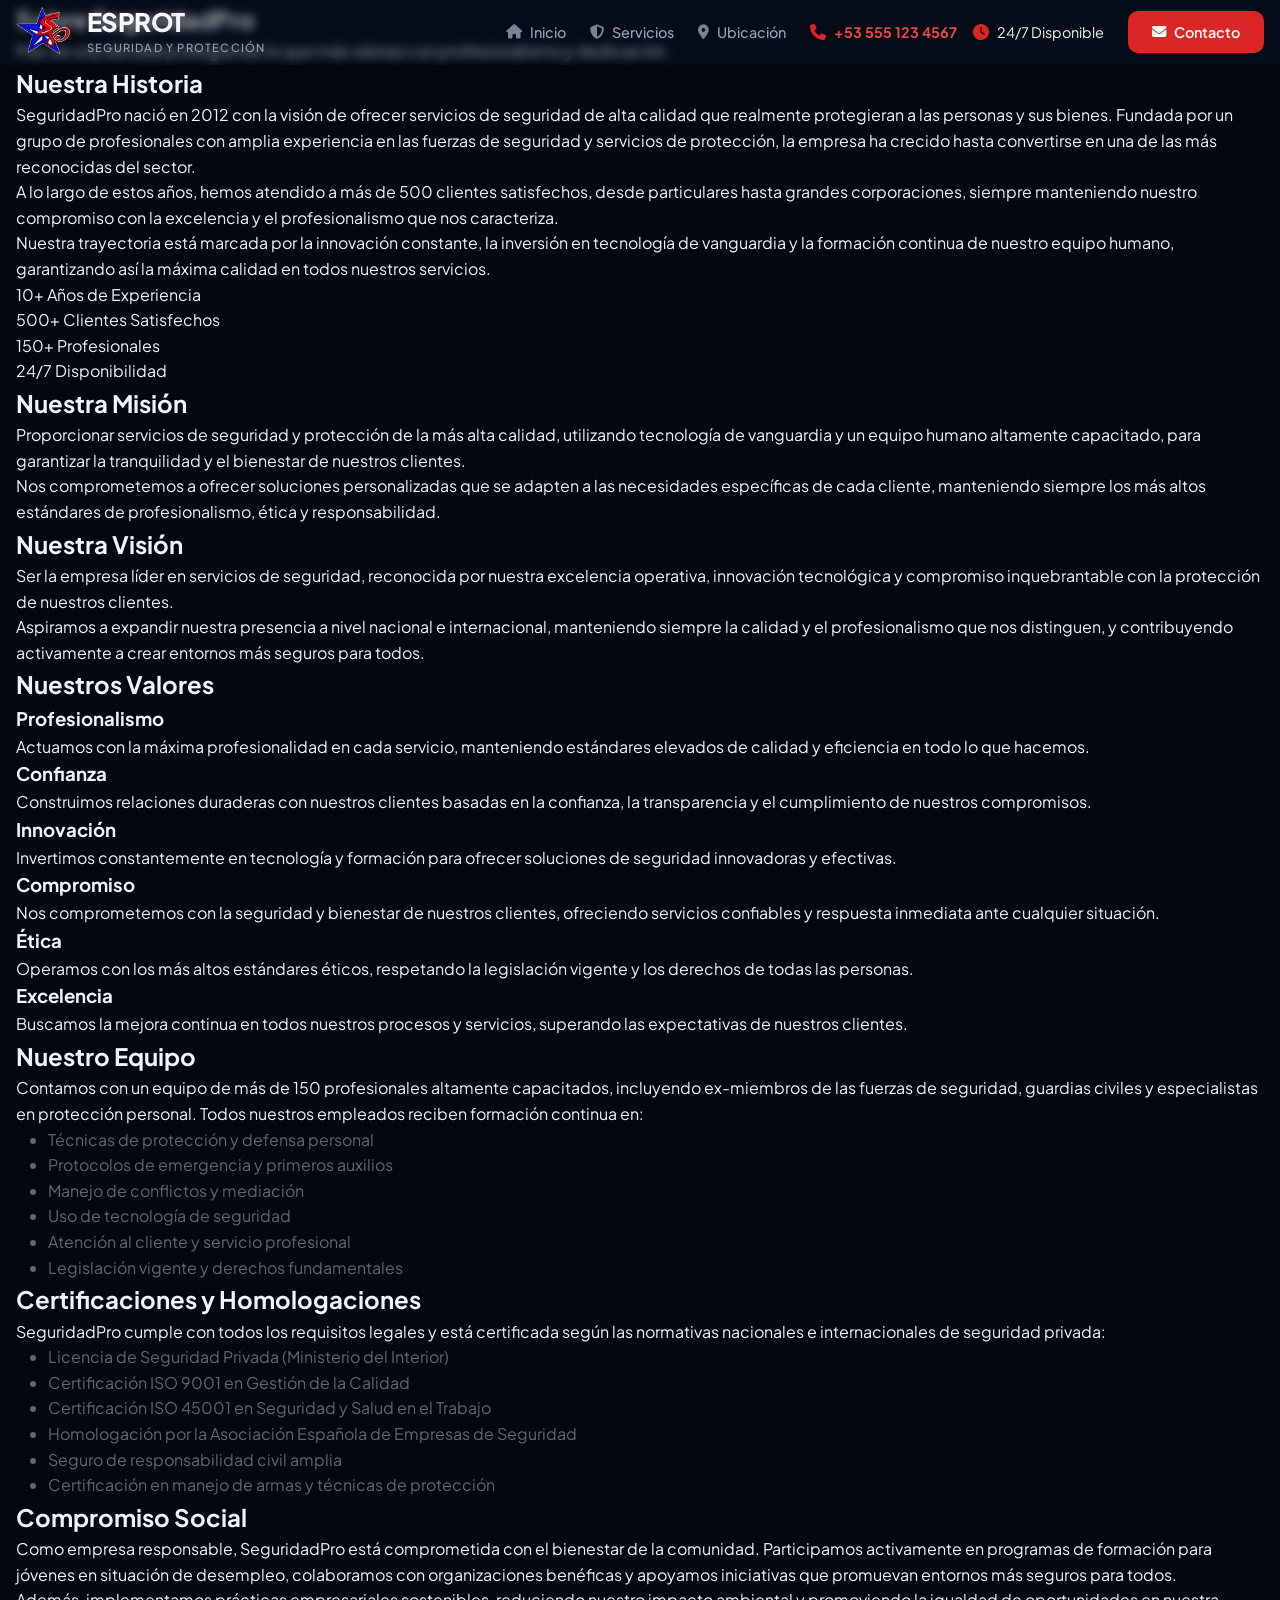
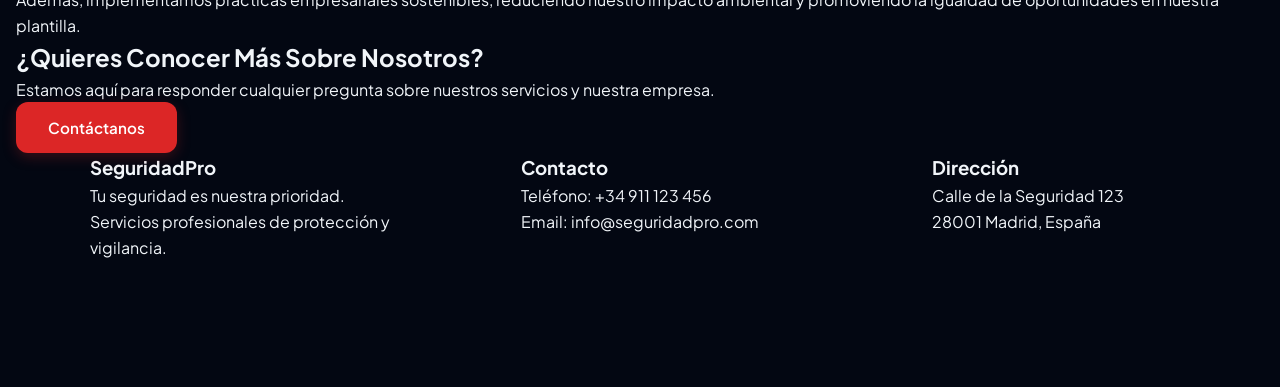
<file: nosotros.html>
<!DOCTYPE html>
<html lang="es">
<head>
    <meta charset="UTF-8">
    <meta name="viewport" content="width=device-width, initial-scale=1.0">
    <title>Nosotros - SeguridadPro</title>
    <link href="https://fonts.googleapis.com/css2?family=Plus+Jakarta+Sans:wght@300;400;500;600;700;800&display=swap" rel="stylesheet">
    <link rel="stylesheet" href="https://cdnjs.cloudflare.com/ajax/libs/font-awesome/6.4.0/css/all.min.css">
    <link rel="stylesheet" href="styles.css">
</head>
<body>
    <!-- Header dinámico cargado desde header.html -->
    <div id="header-container"></div>

    <main>
        <section class="about-hero">
            <div class="container">
                <h1>Sobre SeguridadPro</h1>
                <p>Más de una década protegiendo lo que más valoras con profesionalismo y dedicación.</p>
            </div>
        </section>

        <section class="about-content">
            <div class="container">
                <div class="about-section">
                    <h2>Nuestra Historia</h2>
                    <p>SeguridadPro nació en 2012 con la visión de ofrecer servicios de seguridad de alta calidad que realmente protegieran a las personas y sus bienes. Fundada por un grupo de profesionales con amplia experiencia en las fuerzas de seguridad y servicios de protección, la empresa ha crecido hasta convertirse en una de las más reconocidas del sector.</p>
                    <p>A lo largo de estos años, hemos atendido a más de 500 clientes satisfechos, desde particulares hasta grandes corporaciones, siempre manteniendo nuestro compromiso con la excelencia y el profesionalismo que nos caracteriza.</p>
                    <p>Nuestra trayectoria está marcada por la innovación constante, la inversión en tecnología de vanguardia y la formación continua de nuestro equipo humano, garantizando así la máxima calidad en todos nuestros servicios.</p>
                </div>

                <div class="stats-grid">
                    <div class="stat-card">
                        <span class="stat-number">10+</span>
                        <span class="stat-label">Años de Experiencia</span>
                    </div>
                    <div class="stat-card">
                        <span class="stat-number">500+</span>
                        <span class="stat-label">Clientes Satisfechos</span>
                    </div>
                    <div class="stat-card">
                        <span class="stat-number">150+</span>
                        <span class="stat-label">Profesionales</span>
                    </div>
                    <div class="stat-card">
                        <span class="stat-number">24/7</span>
                        <span class="stat-label">Disponibilidad</span>
                    </div>
                </div>

                <div class="about-section">
                    <h2>Nuestra Misión</h2>
                    <p>Proporcionar servicios de seguridad y protección de la más alta calidad, utilizando tecnología de vanguardia y un equipo humano altamente capacitado, para garantizar la tranquilidad y el bienestar de nuestros clientes.</p>
                    <p>Nos comprometemos a ofrecer soluciones personalizadas que se adapten a las necesidades específicas de cada cliente, manteniendo siempre los más altos estándares de profesionalismo, ética y responsabilidad.</p>
                </div>

                <div class="about-section">
                    <h2>Nuestra Visión</h2>
                    <p>Ser la empresa líder en servicios de seguridad, reconocida por nuestra excelencia operativa, innovación tecnológica y compromiso inquebrantable con la protección de nuestros clientes.</p>
                    <p>Aspiramos a expandir nuestra presencia a nivel nacional e internacional, manteniendo siempre la calidad y el profesionalismo que nos distinguen, y contribuyendo activamente a crear entornos más seguros para todos.</p>
                </div>

                <div class="about-section">
                    <h2>Nuestros Valores</h2>
                    <div class="values-grid">
                        <div class="value-card">
                            <h3>Profesionalismo</h3>
                            <p>Actuamos con la máxima profesionalidad en cada servicio, manteniendo estándares elevados de calidad y eficiencia en todo lo que hacemos.</p>
                        </div>
                        <div class="value-card">
                            <h3>Confianza</h3>
                            <p>Construimos relaciones duraderas con nuestros clientes basadas en la confianza, la transparencia y el cumplimiento de nuestros compromisos.</p>
                        </div>
                        <div class="value-card">
                            <h3>Innovación</h3>
                            <p>Invertimos constantemente en tecnología y formación para ofrecer soluciones de seguridad innovadoras y efectivas.</p>
                        </div>
                        <div class="value-card">
                            <h3>Compromiso</h3>
                            <p>Nos comprometemos con la seguridad y bienestar de nuestros clientes, ofreciendo servicios confiables y respuesta inmediata ante cualquier situación.</p>
                        </div>
                        <div class="value-card">
                            <h3>Ética</h3>
                            <p>Operamos con los más altos estándares éticos, respetando la legislación vigente y los derechos de todas las personas.</p>
                        </div>
                        <div class="value-card">
                            <h3>Excelencia</h3>
                            <p>Buscamos la mejora continua en todos nuestros procesos y servicios, superando las expectativas de nuestros clientes.</p>
                        </div>
                    </div>
                </div>

                <div class="about-section">
                    <h2>Nuestro Equipo</h2>
                    <p>Contamos con un equipo de más de 150 profesionales altamente capacitados, incluyendo ex-miembros de las fuerzas de seguridad, guardias civiles y especialistas en protección personal. Todos nuestros empleados reciben formación continua en:</p>
                    <ul style="margin-left: 2rem; color: #666;">
                        <li>Técnicas de protección y defensa personal</li>
                        <li>Protocolos de emergencia y primeros auxilios</li>
                        <li>Manejo de conflictos y mediación</li>
                        <li>Uso de tecnología de seguridad</li>
                        <li>Atención al cliente y servicio profesional</li>
                        <li>Legislación vigente y derechos fundamentales</li>
                    </ul>
                </div>

                <div class="about-section">
                    <h2>Certificaciones y Homologaciones</h2>
                    <p>SeguridadPro cumple con todos los requisitos legales y está certificada según las normativas nacionales e internacionales de seguridad privada:</p>
                    <ul style="margin-left: 2rem; color: #666;">
                        <li>Licencia de Seguridad Privada (Ministerio del Interior)</li>
                        <li>Certificación ISO 9001 en Gestión de la Calidad</li>
                        <li>Certificación ISO 45001 en Seguridad y Salud en el Trabajo</li>
                        <li>Homologación por la Asociación Española de Empresas de Seguridad</li>
                        <li>Seguro de responsabilidad civil amplia</li>
                        <li>Certificación en manejo de armas y técnicas de protección</li>
                    </ul>
                </div>

                <div class="about-section">
                    <h2>Compromiso Social</h2>
                    <p>Como empresa responsable, SeguridadPro está comprometida con el bienestar de la comunidad. Participamos activamente en programas de formación para jóvenes en situación de desempleo, colaboramos con organizaciones benéficas y apoyamos iniciativas que promuevan entornos más seguros para todos.</p>
                    <p>Además, implementamos prácticas empresariales sostenibles, reduciendo nuestro impacto ambiental y promoviendo la igualdad de oportunidades en nuestra plantilla.</p>
                </div>
            </div>
        </section>

        <section class="contact-preview">
            <div class="container">
                <h2>¿Quieres Conocer Más Sobre Nosotros?</h2>
                <p>Estamos aquí para responder cualquier pregunta sobre nuestros servicios y nuestra empresa.</p>
                <button class="btn btn-primary" onclick="mostrarContacto()">Contáctanos</button>
            </div>
        </section>
    </main>

    <footer>
        <div class="container">
            <div class="footer-content">
                <div class="footer-section">
                    <h3>SeguridadPro</h3>
                    <p>Tu seguridad es nuestra prioridad. Servicios profesionales de protección y vigilancia.</p>
                </div>
                <div class="footer-section">
                    <h3>Contacto</h3>
                    <p>Teléfono: +34 911 123 456</p>
                    <p>Email: info@seguridadpro.com</p>
                </div>
                <div class="footer-section">
                    <h3>Dirección</h3>
                    <p>Calle de la Seguridad 123</p>
                    <p>28001 Madrid, España</p>
                </div>
            </div>
            <div class="footer-bottom">
                <p>&copy; 2026 SeguridadPro. Todos los derechos reservados.</p>
            </div>
        </div>
    </footer>

    <div id="contacto-modal" class="modal">
        <div class="modal-content">
            <span class="close" onclick="cerrarContacto()">&times;</span>
            <h2>Contacta con Nosotros</h2>
            <form id="contacto-form">
                <input type="text" placeholder="Nombre completo" required>
                <input type="email" placeholder="Email" required>
                <input type="tel" placeholder="Teléfono">
                <select required style="padding: 12px; border: 1px solid #ddd; border-radius: 5px; font-family: inherit;">
                    <option value="">Tipo de consulta</option>
                    <option value="informacion">Información general</option>
                    <option value="servicios">Información sobre servicios</option>
                    <option value="cotizacion">Solicitar cotización</option>
                    <option value="trabajo">Trabaja con nosotros</option>
                    <option value="otros">Otros</option>
                </select>
                <textarea placeholder="Tu mensaje" rows="4" required></textarea>
                <button type="submit" class="btn btn-primary">Enviar Mensaje</button>
            </form>
        </div>
    </div>

    <script src="scripts.js" defer></script>
</body>
</html>
</file>
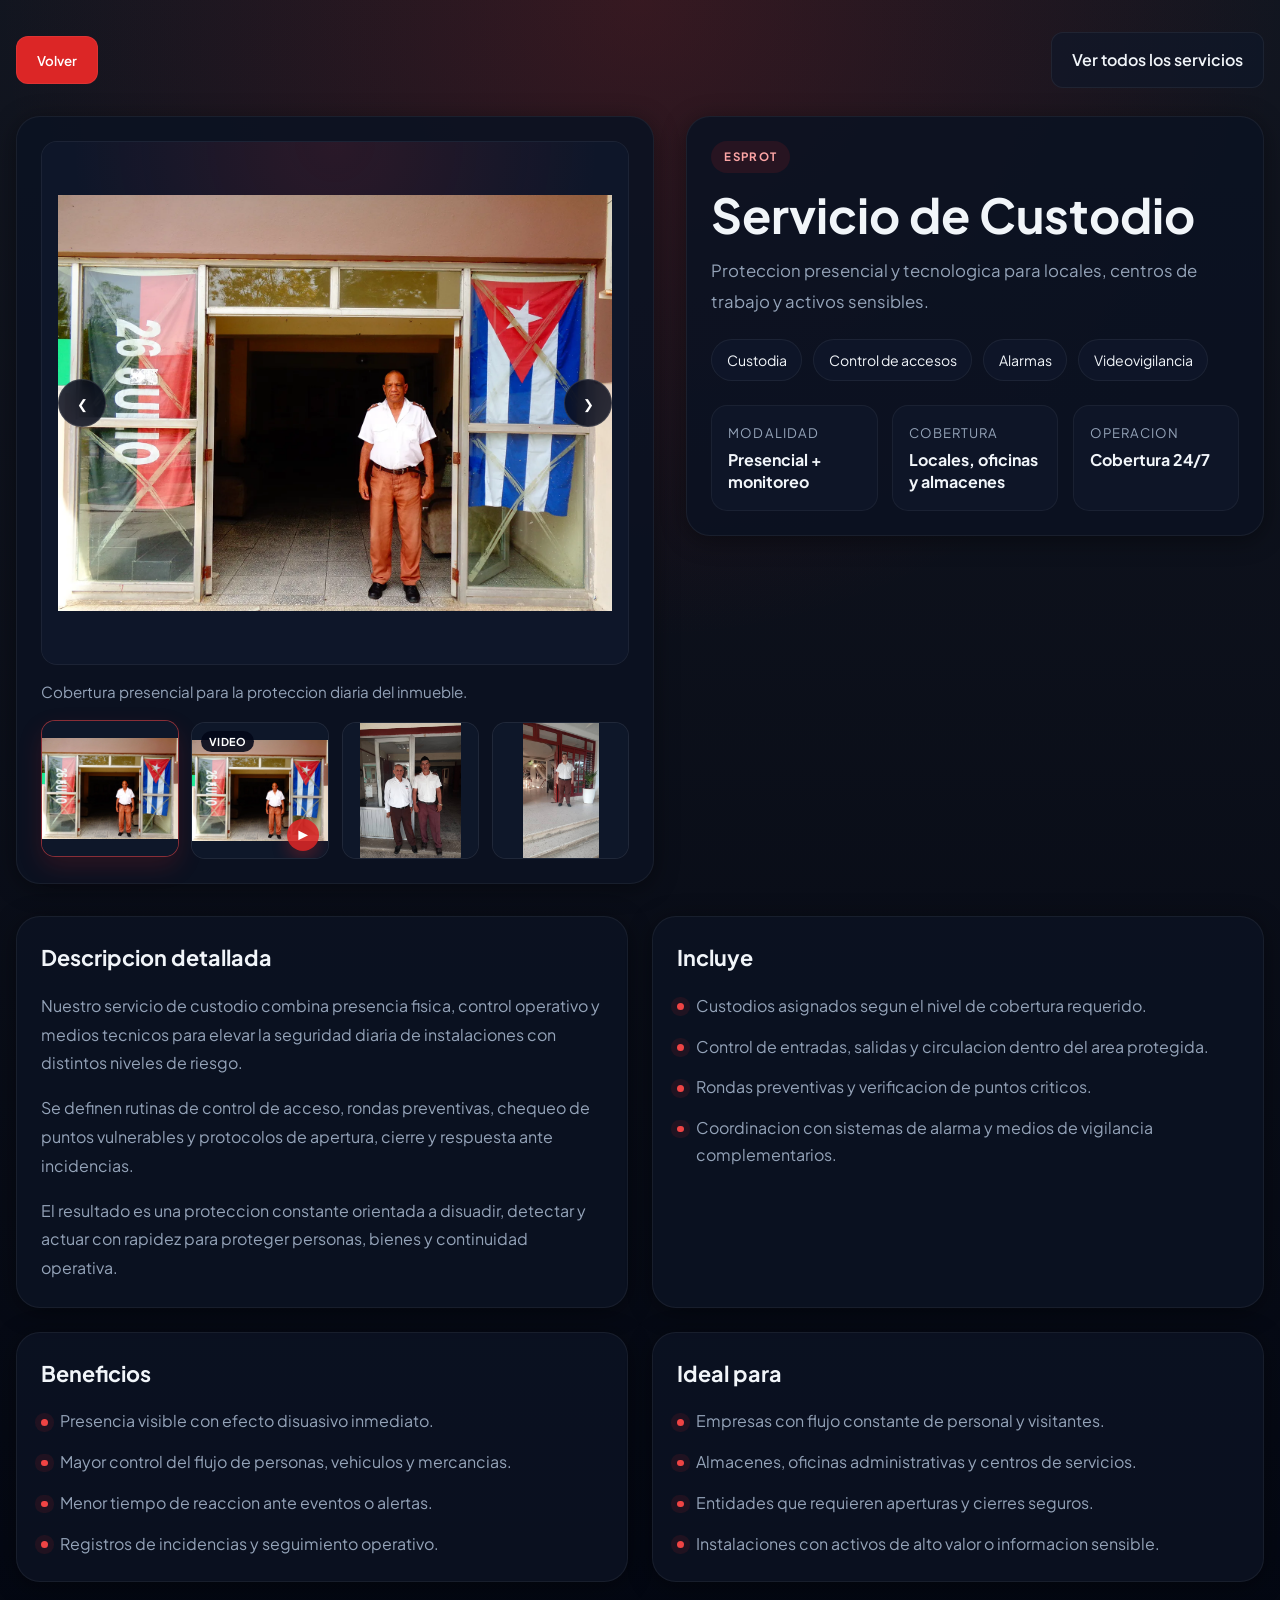
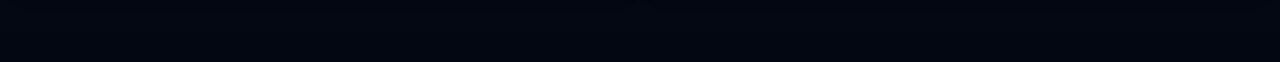
<file: servicio-detalle.html>
<!DOCTYPE html>
<html lang="es">
<head>
    <meta charset="UTF-8">
    <meta name="viewport" content="width=device-width, initial-scale=1.0">
    <title>Detalle de Servicio | ESPROT</title>
    <link rel="preconnect" href="https://fonts.googleapis.com">
    <link rel="preconnect" href="https://fonts.gstatic.com" crossorigin>
    <link href="https://fonts.googleapis.com/css2?family=Plus+Jakarta+Sans:wght@300;400;500;600;700;800&display=swap" rel="stylesheet">
    <link rel="stylesheet" href="styles.css">
    <style>
        body.service-detail-page {
            min-height: 100vh;
            background:
                radial-gradient(circle at top, rgba(220, 38, 38, 0.18), transparent 36%),
                linear-gradient(180deg, rgba(3, 7, 18, 0.94) 0%, rgba(3, 7, 18, 1) 100%);
        }

        .detail-shell {
            padding: 2rem 0 5rem;
        }

        .detail-topbar {
            display: flex;
            justify-content: space-between;
            align-items: center;
            gap: 1rem;
            margin-bottom: 1.75rem;
            flex-wrap: wrap;
        }

        .back-button,
        .all-services-link {
            display: inline-flex;
            align-items: center;
            justify-content: center;
            gap: 0.5rem;
            text-decoration: none;
            border-radius: var(--radius-sm);
            border: 1px solid var(--border-subtle);
            padding: 0.9rem 1.25rem;
            font-weight: 600;
            transition: transform 0.25s ease, border-color 0.25s ease, background 0.25s ease;
        }

        .back-button {
            background: var(--primary);
            color: #fff;
            cursor: pointer;
        }

        .back-button:hover,
        .all-services-link:hover {
            transform: translateY(-2px);
        }

        .all-services-link {
            color: var(--text-light);
            background: rgba(15, 23, 42, 0.65);
        }

        .back-button:hover {
            background: var(--primary-light);
            border-color: rgba(239, 68, 68, 0.6);
        }

        .all-services-link:hover {
            border-color: rgba(239, 68, 68, 0.35);
            background: rgba(17, 24, 39, 0.92);
        }

        .detail-grid {
            display: grid;
            grid-template-columns: minmax(0, 1.05fr) minmax(320px, 0.95fr);
            gap: 2rem;
            align-items: start;
        }

        .gallery-panel,
        .info-panel,
        .narrative-card {
            background: rgba(12, 18, 34, 0.9);
            border: 1px solid var(--border-subtle);
            border-radius: var(--radius-lg);
            box-shadow: var(--shadow);
        }

        .gallery-panel,
        .info-panel {
            padding: 1.5rem;
        }

        .main-figure {
            position: relative;
            width: 100%;
            border-radius: calc(var(--radius-lg) - 8px);
            overflow: hidden;
            background: rgba(15, 23, 42, 0.9);
            border: 1px solid var(--border-subtle);
        }

        .media-stage {
            position: relative;
            width: 100%;
            min-height: clamp(320px, 58vh, 760px);
            display: grid;
            place-items: center;
            padding: 1rem;
            touch-action: pan-y;
            transition: transform 0.25s ease;
            will-change: transform;
            background:
                radial-gradient(circle at top, rgba(220, 38, 38, 0.14), transparent 44%),
                rgba(15, 23, 42, 0.92);
        }

        .media-stage.is-dragging {
            transition: none;
            cursor: grabbing;
        }

        .gallery-nav-button {
            position: absolute;
            top: 50%;
            transform: translateY(-50%);
            z-index: 3;
            width: 3rem;
            height: 3rem;
            border: 1px solid rgba(255, 255, 255, 0.12);
            border-radius: 999px;
            background: rgba(2, 6, 23, 0.82);
            color: #fff;
            display: inline-flex;
            align-items: center;
            justify-content: center;
            cursor: pointer;
            transition: transform 0.2s ease, background 0.2s ease, border-color 0.2s ease, opacity 0.2s ease;
            backdrop-filter: blur(12px);
        }

        .gallery-nav-button:hover {
            background: rgba(220, 38, 38, 0.9);
            border-color: rgba(239, 68, 68, 0.65);
            transform: translateY(-50%) scale(1.05);
        }

        .gallery-nav-button:focus-visible {
            outline: 3px solid rgba(239, 68, 68, 0.55);
            outline-offset: 2px;
        }

        .gallery-nav-button.is-hidden {
            opacity: 0;
            pointer-events: none;
        }

        .gallery-nav-button.prev {
            left: 1rem;
        }

        .gallery-nav-button.next {
            right: 1rem;
        }

        .main-media {
            width: auto;
            height: auto;
            max-width: 100%;
            max-height: min(70vh, 720px);
            display: block;
            object-fit: contain;
            object-position: center;
            user-select: none;
            -webkit-user-drag: none;
        }

        .main-media.is-video {
            background: #020617;
            width: 100%;
        }

        .stage-loading {
            width: 100%;
            min-height: inherit;
            padding: 1.5rem;
            display: grid;
            place-items: center;
            text-align: center;
            color: var(--text-light);
            gap: 0.8rem;
        }

        .stage-loading::before {
            content: '';
            width: 52px;
            height: 52px;
            border-radius: 999px;
            border: 3px solid rgba(255, 255, 255, 0.12);
            border-top-color: var(--primary-light);
            animation: stageSpin 1s linear infinite;
        }

        .stage-loading small {
            color: var(--text-muted);
            line-height: 1.6;
            max-width: 24rem;
        }

        @keyframes stageSpin {
            to {
                transform: rotate(360deg);
            }
        }

        .gallery-caption {
            margin-top: 0.9rem;
            color: var(--text-muted);
            font-size: 0.95rem;
        }

        .thumb-grid {
            display: grid;
            grid-template-columns: repeat(auto-fit, minmax(92px, 1fr));
            gap: 0.8rem;
            margin-top: 1.1rem;
        }

        .thumb-button {
            border: 1px solid rgba(255, 255, 255, 0.08);
            background: rgba(15, 23, 42, 0.92);
            padding: 0;
            border-radius: 14px;
            overflow: hidden;
            cursor: pointer;
            position: relative;
            transition: transform 0.25s ease, border-color 0.25s ease, box-shadow 0.25s ease;
        }

        .thumb-button img,
        .thumb-button video {
            width: 100%;
            aspect-ratio: 1 / 1;
            object-fit: contain;
            object-position: center;
            background: rgba(15, 23, 42, 0.92);
            display: block;
        }

        .thumb-button video {
            pointer-events: none;
        }

        .thumb-button.is-video::before {
            content: 'Video';
            position: absolute;
            top: 0.55rem;
            left: 0.55rem;
            z-index: 2;
            padding: 0.24rem 0.48rem;
            border-radius: 999px;
            background: rgba(2, 6, 23, 0.88);
            color: #fff;
            font-size: 0.68rem;
            font-weight: 700;
            letter-spacing: 0.05em;
            text-transform: uppercase;
        }

        .thumb-button.is-video::after {
            content: '▶';
            position: absolute;
            right: 0.55rem;
            bottom: 0.45rem;
            z-index: 2;
            width: 2rem;
            height: 2rem;
            display: grid;
            place-items: center;
            border-radius: 999px;
            background: rgba(220, 38, 38, 0.88);
            color: #fff;
            font-size: 0.78rem;
            box-shadow: 0 8px 16px rgba(220, 38, 38, 0.28);
        }

        .thumb-button:hover,
        .thumb-button[aria-pressed="true"] {
            transform: translateY(-2px);
            border-color: rgba(239, 68, 68, 0.55);
            box-shadow: 0 10px 24px rgba(220, 38, 38, 0.16);
        }

        .eyebrow {
            display: inline-flex;
            align-items: center;
            gap: 0.45rem;
            margin-bottom: 1rem;
            padding: 0.4rem 0.8rem;
            border-radius: 999px;
            background: rgba(220, 38, 38, 0.12);
            color: #fca5a5;
            text-transform: uppercase;
            letter-spacing: 0.12em;
            font-size: 0.72rem;
            font-weight: 700;
        }

        .info-panel h1 {
            font-size: clamp(2rem, 4vw, 3rem);
            line-height: 1.08;
            margin-bottom: 1rem;
        }

        .lead {
            color: var(--text-muted);
            font-size: 1.05rem;
            line-height: 1.8;
            margin-bottom: 1.4rem;
        }

        .meta-row {
            display: flex;
            flex-wrap: wrap;
            gap: 0.7rem;
            margin-bottom: 1.5rem;
        }

        .meta-chip {
            padding: 0.55rem 0.9rem;
            border-radius: 999px;
            background: rgba(15, 23, 42, 0.9);
            border: 1px solid rgba(255, 255, 255, 0.06);
            color: var(--text-light);
            font-size: 0.88rem;
        }

        .stat-strip {
            display: grid;
            grid-template-columns: repeat(3, minmax(0, 1fr));
            gap: 0.9rem;
        }

        .stat-card {
            padding: 1rem;
            border-radius: var(--radius-md);
            background: rgba(15, 23, 42, 0.8);
            border: 1px solid rgba(255, 255, 255, 0.05);
        }

        .stat-card span {
            display: block;
            color: var(--text-muted);
            font-size: 0.82rem;
            margin-bottom: 0.35rem;
            text-transform: uppercase;
            letter-spacing: 0.08em;
        }

        .stat-card strong {
            display: block;
            font-size: 1rem;
            line-height: 1.4;
        }

        .content-grid {
            display: grid;
            grid-template-columns: repeat(2, minmax(0, 1fr));
            gap: 1.5rem;
            margin-top: 2rem;
        }

        .narrative-card {
            padding: 1.5rem;
        }

        .narrative-card h2 {
            font-size: 1.35rem;
            margin-bottom: 1rem;
        }

        .paragraph-stack {
            display: grid;
            gap: 1rem;
        }

        .paragraph-stack p {
            color: var(--text-muted);
            line-height: 1.8;
        }

        .detail-list {
            list-style: none;
            display: grid;
            gap: 0.85rem;
        }

        .detail-list li {
            position: relative;
            padding-left: 1.2rem;
            color: var(--text-muted);
            line-height: 1.7;
        }

        .detail-list li::before {
            content: '';
            position: absolute;
            left: 0;
            top: 0.72rem;
            width: 0.42rem;
            height: 0.42rem;
            border-radius: 999px;
            background: var(--primary-light);
            box-shadow: 0 0 0 6px rgba(220, 38, 38, 0.1);
        }

        @media (max-width: 980px) {
            .detail-grid,
            .content-grid {
                grid-template-columns: 1fr;
            }
        }

        @media (max-width: 640px) {
            .detail-shell {
                padding-top: 1.25rem;
            }

            .gallery-nav-button {
                width: 2.6rem;
                height: 2.6rem;
            }

            .gallery-nav-button.prev {
                left: 0.7rem;
            }

            .gallery-nav-button.next {
                right: 0.7rem;
            }

            .detail-topbar {
                align-items: stretch;
            }

            .back-button,
            .all-services-link {
                width: 100%;
            }

            .stat-strip {
                grid-template-columns: 1fr;
            }
        }
    </style>
</head>
<body class="service-detail-page">
    <main class="detail-shell">
        <div class="container">
            <div class="detail-topbar">
                <button type="button" class="back-button" onclick="goBack()">Volver</button>
                <a href="index.html#servicios" class="all-services-link">Ver todos los servicios</a>
            </div>

            <section class="detail-grid" aria-live="polite">
                <div class="gallery-panel">
                    <figure class="main-figure">
                        <button type="button" id="prevMediaButton" class="gallery-nav-button prev is-hidden" aria-label="Ver imagen anterior">
                            &#10094;
                        </button>
                        <div id="mediaStage" class="media-stage"></div>
                        <button type="button" id="nextMediaButton" class="gallery-nav-button next is-hidden" aria-label="Ver imagen siguiente">
                            &#10095;
                        </button>
                    </figure>
                    <p id="galleryCaption" class="gallery-caption"></p>
                    <div id="thumbGrid" class="thumb-grid"></div>
                </div>

                <div class="info-panel">
                    <div class="eyebrow">ESPROT</div>
                    <h1 id="serviceTitle"></h1>
                    <p id="serviceSummary" class="lead"></p>

                    <div id="serviceTags" class="meta-row"></div>

                    <div class="stat-strip">
                        <div class="stat-card">
                            <span>Modalidad</span>
                            <strong id="serviceMode"></strong>
                        </div>
                        <div class="stat-card">
                            <span>Cobertura</span>
                            <strong id="serviceCoverage"></strong>
                        </div>
                        <div class="stat-card">
                            <span>Operacion</span>
                            <strong id="serviceResponse"></strong>
                        </div>
                    </div>
                </div>
            </section>

            <section class="content-grid">
                <article class="narrative-card">
                    <h2>Descripcion detallada</h2>
                    <div id="serviceDescription" class="paragraph-stack"></div>
                </article>

                <article class="narrative-card">
                    <h2>Incluye</h2>
                    <ul id="serviceIncludes" class="detail-list"></ul>
                </article>

                <article class="narrative-card">
                    <h2>Beneficios</h2>
                    <ul id="serviceBenefits" class="detail-list"></ul>
                </article>

                <article class="narrative-card">
                    <h2>Ideal para</h2>
                    <ul id="serviceIdealFor" class="detail-list"></ul>
                </article>
            </section>
        </div>
    </main>

    <script>
        function generatedVideo(frames, poster, alt, caption) {
            return {
                type: 'video',
                source: 'generated',
                frames,
                poster,
                alt,
                caption
            };
        }

        const SERVICE_DETAILS = {
            'custodio': {
                title: 'Servicio de Custodio',
                summary: 'Proteccion presencial y tecnologica para locales, centros de trabajo y activos sensibles.',
                mode: 'Presencial + monitoreo',
                coverage: 'Locales, oficinas y almacenes',
                response: 'Cobertura 24/7',
                tags: ['Custodia', 'Control de accesos', 'Alarmas', 'Videovigilancia'],
                description: [
                    'Nuestro servicio de custodio combina presencia fisica, control operativo y medios tecnicos para elevar la seguridad diaria de instalaciones con distintos niveles de riesgo.',
                    'Se definen rutinas de control de acceso, rondas preventivas, chequeo de puntos vulnerables y protocolos de apertura, cierre y respuesta ante incidencias.',
                    'El resultado es una proteccion constante orientada a disuadir, detectar y actuar con rapidez para proteger personas, bienes y continuidad operativa.'
                ],
                includes: [
                    'Custodios asignados segun el nivel de cobertura requerido.',
                    'Control de entradas, salidas y circulacion dentro del area protegida.',
                    'Rondas preventivas y verificacion de puntos criticos.',
                    'Coordinacion con sistemas de alarma y medios de vigilancia complementarios.'
                ],
                benefits: [
                    'Presencia visible con efecto disuasivo inmediato.',
                    'Mayor control del flujo de personas, vehiculos y mercancias.',
                    'Menor tiempo de reaccion ante eventos o alertas.',
                    'Registros de incidencias y seguimiento operativo.'
                ],
                idealFor: [
                    'Empresas con flujo constante de personal y visitantes.',
                    'Almacenes, oficinas administrativas y centros de servicios.',
                    'Entidades que requieren aperturas y cierres seguros.',
                    'Instalaciones con activos de alto valor o informacion sensible.'
                ],
                gallery: [
                    { type: 'image', src: 'imgs/servicios/custodio/imagenes/custodio.webp', alt: 'Custodio en servicio', caption: 'Cobertura presencial para la proteccion diaria del inmueble.' },
                    generatedVideo(
                        ['imgs/servicios/custodio/imagenes/custodio.webp', 'imgs/servicios/custodio/imagenes/custodio1.jpg', 'imgs/servicios/custodio/imagenes/cust.jpg'],
                        'imgs/servicios/custodio/imagenes/custodio.webp',
                        'Video del servicio de custodio',
                        'Video breve del servicio de custodio generado a partir del material visual disponible.'
                    ),
                    { type: 'image', src: 'imgs/servicios/custodio/imagenes/custodio1.jpg', alt: 'Equipo de custodios', caption: 'Personal preparado para control, prevencion y respuesta inicial.' },
                    { type: 'image', src: 'imgs/servicios/custodio/imagenes/cust.jpg', alt: 'Unidad operativa de seguridad', caption: 'Apoyo operativo para entornos comerciales e industriales.' }
                ]
            },
            'vigilancia-247': {
                title: 'Vigilancia 24/7',
                summary: 'Monitoreo continuo y patrullaje preventivo para instalaciones que no pueden detener su proteccion.',
                mode: 'Monitoreo continuo',
                coverage: 'Instalaciones criticas y perimetros',
                response: 'Operacion permanente',
                tags: ['CCTV', 'Patrullaje', 'Monitoreo', 'Alertas'],
                description: [
                    'La vigilancia 24/7 integra observacion constante, chequeos programados y respuesta organizada para reducir vulnerabilidades durante todo el dia.',
                    'El servicio se adapta a la dinamica del cliente con vigilancia remota, patrullaje preventivo y seguimiento de eventos en horarios de mayor sensibilidad.',
                    'Esta modalidad aporta continuidad, trazabilidad y capacidad de deteccion temprana en operaciones que requieren disponibilidad sostenida.'
                ],
                includes: [
                    'Monitoreo permanente de puntos definidos por el cliente.',
                    'Patrullaje preventivo segun rutas y frecuencias establecidas.',
                    'Registro de alertas, incidencias y novedades operativas.',
                    'Escalamiento de eventos conforme a protocolos de respuesta.'
                ],
                benefits: [
                    'Cobertura constante de dia, noche y fines de semana.',
                    'Deteccion temprana de comportamientos o situaciones de riesgo.',
                    'Mayor evidencia visual y control de incidencias.',
                    'Reduccion de vulnerabilidad en horarios de baja presencia.'
                ],
                idealFor: [
                    'Centros de trabajo con operaciones continuas.',
                    'Comercios, oficinas y naves con perimetros amplios.',
                    'Instalaciones con equipos, inventario o informacion critica.',
                    'Clientes que necesitan supervision sin interrupciones.'
                ],
                gallery: [
                    { type: 'image', src: 'imgs/servicios/vigilancia-247/imagenes/cctv.jpg', alt: 'Monitoreo CCTV', caption: 'Supervision continua apoyada por medios de videovigilancia.' },
                    generatedVideo(
                        ['imgs/servicios/vigilancia-247/imagenes/cctv.jpg'],
                        'imgs/servicios/vigilancia-247/imagenes/cctv.jpg',
                        'Video de vigilancia 24/7',
                        'Video breve de vigilancia 24/7 generado con escenas del servicio.'
                    )
                ]
            },
            'extintores': {
                title: 'Llenado de Extintores',
                summary: 'Recarga, revision y certificacion funcional de extintores segun la necesidad operativa del cliente.',
                mode: 'Servicio tecnico especializado',
                coverage: 'Extintores y puntos contra incendio',
                response: 'Atencion programada',
                tags: ['Recarga', 'Revision', 'Certificacion', 'Prevencion'],
                description: [
                    'Atendemos la recarga y verificacion de extintores para que los equipos mantengan condiciones funcionales y disponibilidad ante una emergencia.',
                    'El proceso incluye revision del estado general, comprobacion del equipo, sustitucion o ajuste cuando corresponde y etiquetado de control.',
                    'Este servicio ayuda a reforzar la prevencion contra incendios y a sostener una gestion responsable de los medios de proteccion.'
                ],
                includes: [
                    'Inspeccion inicial del estado fisico del extintor.',
                    'Recarga segun tipo de agente y necesidad del equipo.',
                    'Revisiones funcionales y control visual del conjunto.',
                    'Etiquetado y entrega con informacion de seguimiento.'
                ],
                benefits: [
                    'Equipos listos para actuar cuando se necesiten.',
                    'Mejor control del estado de los medios contra incendio.',
                    'Apoyo al cumplimiento de planes internos de seguridad.',
                    'Mayor confianza operativa en la respuesta preventiva.'
                ],
                idealFor: [
                    'Oficinas, almacenes y areas industriales.',
                    'Comercios y locales de atencion al publico.',
                    'Entidades con planes de seguridad y prevencion.',
                    'Instalaciones que requieren revisar periodicamente sus equipos.'
                ],
                gallery: [
                    { type: 'image', src: 'imgs/servicios/extintores/imagenes/extintor_3.webp', alt: 'Extintores en mantenimiento', caption: 'Revision y acondicionamiento de medios contra incendio.' },
                    generatedVideo(
                        ['imgs/servicios/extintores/imagenes/extintor_3.webp', 'imgs/servicios/extintores/imagenes/extintor_2.jpg', 'imgs/servicios/extintores/imagenes/extintor_4.webp'],
                        'imgs/servicios/extintores/imagenes/extintor_3.webp',
                        'Video del servicio de extintores',
                        'Video breve del servicio de extintores generado con el material visual actual.'
                    ),
                    { type: 'image', src: 'imgs/servicios/extintores/imagenes/extintor_2.jpg', alt: 'Proceso de llenado de extintores', caption: 'Atencion tecnica orientada a mantener la funcionalidad del equipo.' },
                    { type: 'image', src: 'imgs/servicios/extintores/imagenes/extintor_4.webp', alt: 'Extintores preparados', caption: 'Equipos listos para su entrega y uso operativo.' },
                    { type: 'image', src: 'imgs/servicios/extintores/imagenes/extintor.jpg', alt: 'Extintor certificado', caption: 'Control visual y organizacion del equipamiento de respuesta.' }
                ]
            },
            'impresion': {
                title: 'Servicios de impresion',
                summary: 'Produccion de materiales impresos y personalizados para identificacion, promocion y apoyo operativo.',
                mode: 'Produccion bajo demanda',
                coverage: 'Papeleria, piezas visuales y soportes',
                response: 'Segun volumen y formato',
                tags: ['Impresion', 'Personalizacion', 'Rotulacion', 'Entrega'],
                description: [
                    'Ofrecemos soluciones de impresion para proyectos puntuales o necesidades recurrentes, adaptando formatos, tiradas y acabados al objetivo del cliente.',
                    'La produccion puede orientarse a materiales promocionales, piezas de identificacion, soportes visuales y articulos personalizados para uso comercial o institucional.',
                    'Trabajamos con un enfoque practico: claridad en el pedido, tiempos definidos y resultados alineados con la imagen o funcion esperada.'
                ],
                includes: [
                    'Impresion de materiales en distintos formatos y soportes.',
                    'Personalizacion de piezas para eventos, promociones o uso interno.',
                    'Preparacion de pedidos por volumen pequeno o medio.',
                    'Coordinacion de entrega segun la complejidad del encargo.'
                ],
                benefits: [
                    'Respuesta agil para pedidos especificos.',
                    'Mayor uniformidad visual en materiales de la entidad.',
                    'Posibilidad de personalizar piezas segun la necesidad real.',
                    'Apoyo directo a acciones comerciales, informativas o institucionales.'
                ],
                idealFor: [
                    'Negocios que necesitan materiales promocionales o visuales.',
                    'Instituciones con requerimientos de identificacion o apoyo grafico.',
                    'Ferias, eventos y actividades de comunicacion interna.',
                    'Clientes que buscan produccion por demanda sin procesos complejos.'
                ],
                gallery: [
                    { type: 'image', src: 'imgs/servicios/impresion/imagenes/manualidades.webp', alt: 'Productos impresos y personalizados', caption: 'Piezas visuales y materiales hechos a la medida del pedido.' },
                    generatedVideo(
                        ['imgs/servicios/impresion/imagenes/manualidades.webp', 'imgs/servicios/impresion/imagenes/IMG-20250507-WA0405.jpg', 'imgs/servicios/impresion/imagenes/20250327_092311.webp'],
                        'imgs/servicios/impresion/imagenes/manualidades.webp',
                        'Video de servicios de impresion',
                        'Video breve de servicios de impresion generado con muestras del trabajo realizado.'
                    ),
                    { type: 'image', src: 'imgs/servicios/impresion/imagenes/IMG-20250507-WA0405.jpg', alt: 'Trabajo de impresion terminado', caption: 'Acabados listos para entrega o uso promocional.' },
                    { type: 'image', src: 'imgs/servicios/impresion/imagenes/20250327_092311.webp', alt: 'Muestra de impresion', caption: 'Produccion bajo demanda para necesidades concretas.' }
                ]
            },
            'alarmas-identificacion': {
                title: 'Sistemas de alarmas e Identificacion',
                summary: 'Instalacion, puesta en marcha y mantenimiento de sistemas para reforzar control, prevencion y acceso seguro.',
                mode: 'Instalacion y mantenimiento',
                coverage: 'Accesos, interiores y puntos sensibles',
                response: 'Preventivo + correctivo',
                tags: ['Alarmas', 'Sensores', 'Identificacion', 'Soporte tecnico'],
                description: [
                    'Este servicio refuerza la seguridad del inmueble mediante soluciones orientadas a detectar eventos no autorizados y organizar mejor el control de acceso.',
                    'Realizamos levantamiento tecnico, instalacion de equipos, ajustes basicos y mantenimiento para sostener el funcionamiento del sistema en el tiempo.',
                    'La implementacion puede adaptarse tanto a inmuebles pequenos como a areas de mayor complejidad con zonas restringidas o puntos criticos.'
                ],
                includes: [
                    'Evaluacion inicial del espacio y definicion de puntos de control.',
                    'Instalacion de equipos y configuracion basica del sistema.',
                    'Mantenimiento preventivo y atencion correctiva.',
                    'Acompanamiento tecnico para el uso operativo de la solucion.'
                ],
                benefits: [
                    'Mayor capacidad de deteccion temprana ante incidencias.',
                    'Mejor control de accesos y movimientos en areas sensibles.',
                    'Apoyo a la prevencion con medios tecnicos permanentes.',
                    'Continuidad operativa gracias al mantenimiento programado.'
                ],
                idealFor: [
                    'Oficinas con acceso restringido.',
                    'Almacenes, talleres e instalaciones tecnicas.',
                    'Entidades que desean reforzar control y trazabilidad.',
                    'Inmuebles que necesitan soporte tecnico especializado.'
                ],
                gallery: [
                    { type: 'image', src: 'imgs/servicios/alarmas-identificacion/imagenes/alarma.webp', alt: 'Sistema de alarma instalado', caption: 'Soluciones para deteccion, aviso y control preventivo.' },
                    { type: 'image', src: 'imgs/servicios/alarmas-identificacion/imagenes/DSC00264.JPG', alt: 'Instalacion de sistemas de alarma', caption: 'Vista del montaje y configuracion del sistema de seguridad en sitio.' },
                    { type: 'video', src: 'imgs/servicios/alarmas-identificacion/videos/MAH00285.MP4', poster: 'imgs/servicios/alarmas-identificacion/imagenes/DSC00264.JPG', alt: 'Video de instalacion de sistemas de alarma', caption: 'Recorrido en video del proceso de instalacion y ajuste del sistema.' },
                    { type: 'image', src: 'imgs/servicios/alarmas-identificacion/imagenes/DSC00267.JPG', alt: 'Componentes del sistema de identificacion', caption: 'Detalle de los componentes y puntos de control del sistema.' },
                    { type: 'video', src: 'imgs/servicios/alarmas-identificacion/videos/MAH00316.MP4', poster: 'imgs/servicios/alarmas-identificacion/imagenes/DSC00267.JPG', alt: 'Video del sistema de identificacion y alarmas', caption: 'Video del sistema ya instalado y en funcionamiento.' },
                    { type: 'image', src: 'imgs/servicios/alarmas-identificacion/imagenes/alarma1.webp', alt: 'Panel y sensores de alarma', caption: 'Integracion de componentes para mayor seguridad del inmueble.' }
                ]
            },
            'valores': {
                title: 'Traslado de Valores',
                summary: 'Custodia y transporte seguro de efectivo, documentos y objetos de valor con medios y personal preparados.',
                mode: 'Custodia movil',
                coverage: 'Rutas urbanas e intermunicipales',
                response: 'Operacion coordinada',
                tags: ['Traslado', 'Custodia', 'Rutas', 'Seguridad'],
                description: [
                    'El traslado de valores se organiza con enfoque preventivo, discrecion operativa y control de cada fase del recorrido para reducir exposicion y vulnerabilidades.',
                    'Se coordinan rutas, responsables, tiempos y procedimientos de entrega o recepcion en funcion del tipo de valor transportado y del contexto operativo.',
                    'El servicio esta pensado para movimientos que requieren seguridad, trazabilidad y una ejecucion confiable de principio a fin.'
                ],
                includes: [
                    'Planificacion operativa del recorrido y de los puntos de control.',
                    'Custodios asignados y coordinacion de la salida y la entrega.',
                    'Seguimiento del movimiento conforme a protocolos definidos.',
                    'Registro basico de recepcion, entrega e incidencias.'
                ],
                benefits: [
                    'Reduccion de exposicion durante el traslado.',
                    'Mayor control del proceso de entrega y recepcion.',
                    'Procedimientos consistentes para operaciones sensibles.',
                    'Confianza operativa en movimientos de alto valor.'
                ],
                idealFor: [
                    'Empresas con movimiento de efectivo o documentos sensibles.',
                    'Entidades que trasladan piezas o activos de valor.',
                    'Operaciones entre sedes, almacenes o puntos de entrega.',
                    'Clientes que necesitan una custodia movil organizada.'
                ],
                gallery: [
                    { type: 'image', src: 'imgs/servicios/valores/imagenes/valores.webp', alt: 'Traslado protegido de valores', caption: 'Custodia movil para operaciones sensibles y programadas.' },
                    generatedVideo(
                        ['imgs/servicios/valores/imagenes/valores.webp', 'imgs/servicios/valores/imagenes/DSC00302.webp'],
                        'imgs/servicios/valores/imagenes/valores.webp',
                        'Video de traslado de valores',
                        'Video breve del servicio de traslado de valores generado con las imagenes del proyecto.'
                    ),
                    { type: 'image', src: 'imgs/servicios/valores/imagenes/DSC00302.webp', alt: 'Operacion de seguridad en traslado', caption: 'Coordinacion operativa para movimientos de valor.' }
                ]
            }
        };

        const mediaStage = document.getElementById('mediaStage');
        const prevMediaButton = document.getElementById('prevMediaButton');
        const nextMediaButton = document.getElementById('nextMediaButton');
        const galleryCaption = document.getElementById('galleryCaption');
        const thumbGrid = document.getElementById('thumbGrid');
        const serviceTitle = document.getElementById('serviceTitle');
        const serviceSummary = document.getElementById('serviceSummary');
        const serviceTags = document.getElementById('serviceTags');
        const serviceMode = document.getElementById('serviceMode');
        const serviceCoverage = document.getElementById('serviceCoverage');
        const serviceResponse = document.getElementById('serviceResponse');
        const serviceDescription = document.getElementById('serviceDescription');
        const serviceIncludes = document.getElementById('serviceIncludes');
        const serviceBenefits = document.getElementById('serviceBenefits');
        const serviceIdealFor = document.getElementById('serviceIdealFor');

        const generatedMediaCache = new Map();
        const supportedVideoMimeType = typeof MediaRecorder !== 'undefined'
            ? ['video/webm;codecs=vp9', 'video/webm;codecs=vp8', 'video/webm'].find((mimeType) => MediaRecorder.isTypeSupported(mimeType)) || ''
            : '';
        const swipeState = {
            startX: 0,
            startY: 0,
            pointerId: null,
            isDragging: false
        };

        let activeService = null;
        let activeMediaToken = 0;
        let activeMediaIndex = 0;

        function renderParagraphs(target, paragraphs) {
            target.innerHTML = '';

            paragraphs.forEach((paragraph) => {
                const node = document.createElement('p');
                node.textContent = paragraph;
                target.appendChild(node);
            });
        }

        function renderList(target, items) {
            target.innerHTML = '';

            items.forEach((item) => {
                const node = document.createElement('li');
                node.textContent = item;
                target.appendChild(node);
            });
        }

        function easeInOutQuad(value) {
            return value < 0.5
                ? 2 * value * value
                : 1 - Math.pow(-2 * value + 2, 2) / 2;
        }

        function getGalleryItemType(item) {
            return item.type || 'image';
        }

        function getThumbSource(item) {
            if (item.thumb) {
                return item.thumb;
            }

            if (item.poster) {
                return item.poster;
            }

            if (item.frames && item.frames.length) {
                return item.frames[0];
            }

            return item.src;
        }

        function setPressedThumb(index) {
            thumbGrid.querySelectorAll('.thumb-button').forEach((button, buttonIndex) => {
                button.setAttribute('aria-pressed', buttonIndex === index ? 'true' : 'false');
            });
        }

        function resetSwipeFeedback() {
            mediaStage.style.transform = '';
            mediaStage.classList.remove('is-dragging');
        }

        function updateGalleryControls() {
            if (!activeService || !activeService.gallery) {
                prevMediaButton.classList.add('is-hidden');
                nextMediaButton.classList.add('is-hidden');
                return;
            }

            const shouldShowControls = activeService.gallery.length > 1;

            prevMediaButton.classList.toggle('is-hidden', !shouldShowControls);
            nextMediaButton.classList.toggle('is-hidden', !shouldShowControls);
        }

        function navigateMedia(step) {
            if (!activeService || !activeService.gallery || activeService.gallery.length < 2) {
                return;
            }

            const totalItems = activeService.gallery.length;
            const nextIndex = (activeMediaIndex + step + totalItems) % totalItems;

            if (nextIndex === activeMediaIndex) {
                return;
            }

            setActiveMedia(nextIndex);
        }

        function renderImageInStage(src, alt) {
            mediaStage.innerHTML = '';

            const image = document.createElement('img');
            image.className = 'main-media';
            image.src = src;
            image.alt = alt;
            image.loading = 'eager';

            mediaStage.appendChild(image);
        }

        function renderVideoInStage(src, poster, alt) {
            mediaStage.innerHTML = '';

            const video = document.createElement('video');
            video.className = 'main-media is-video';
            video.src = src;
            video.poster = poster || '';
            video.controls = true;
            video.autoplay = true;
            video.muted = true;
            video.loop = true;
            video.playsInline = true;
            video.preload = 'auto';
            video.setAttribute('aria-label', alt);

            mediaStage.appendChild(video);
            video.play().catch(() => {});
        }

        function showStageLoading(caption) {
            mediaStage.innerHTML = '';

            const loader = document.createElement('div');
            loader.className = 'stage-loading';

            const title = document.createElement('strong');
            title.textContent = 'Preparando video';

            const note = document.createElement('small');
            note.textContent = 'Generando un clip breve a partir del material visual del servicio. Esto puede tardar unos segundos la primera vez.';

            loader.appendChild(title);
            loader.appendChild(note);
            mediaStage.appendChild(loader);
            galleryCaption.textContent = caption;
        }

        function drawCoverFrame(ctx, image, width, height, zoom, focusX, focusY) {
            const scale = Math.max(width / image.width, height / image.height) * zoom;
            const drawWidth = image.width * scale;
            const drawHeight = image.height * scale;
            const x = (width - drawWidth) * focusX;
            const y = (height - drawHeight) * focusY;

            ctx.drawImage(image, x, y, drawWidth, drawHeight);
        }

        function renderGeneratedVideoFrame(ctx, frames, progress, width, height) {
            ctx.clearRect(0, 0, width, height);

            const span = Math.max(frames.length - 1, 1);
            const scaledProgress = progress * span;
            const baseIndex = Math.min(frames.length - 1, Math.floor(scaledProgress));
            const nextIndex = Math.min(frames.length - 1, baseIndex + 1);
            const localProgress = baseIndex === nextIndex ? progress : scaledProgress - baseIndex;
            const eased = easeInOutQuad(Math.min(Math.max(localProgress, 0), 1));

            const baseFocusX = baseIndex % 2 === 0 ? 0.46 : 0.54;
            const nextFocusX = nextIndex % 2 === 0 ? 0.54 : 0.46;

            drawCoverFrame(ctx, frames[baseIndex], width, height, 1.06 + eased * 0.06, baseFocusX, 0.5);

            if (nextIndex !== baseIndex) {
                ctx.save();
                ctx.globalAlpha = eased;
                drawCoverFrame(ctx, frames[nextIndex], width, height, 1.08 + (1 - eased) * 0.04, nextFocusX, 0.5);
                ctx.restore();
            }

            const overlay = ctx.createLinearGradient(0, 0, 0, height);
            overlay.addColorStop(0, 'rgba(2, 6, 23, 0.05)');
            overlay.addColorStop(1, 'rgba(2, 6, 23, 0.18)');
            ctx.fillStyle = overlay;
            ctx.fillRect(0, 0, width, height);
        }

        function loadImageAsset(src) {
            return new Promise((resolve, reject) => {
                const image = new Image();
                image.onload = () => resolve(image);
                image.onerror = () => reject(new Error(`No se pudo cargar ${src}`));
                image.src = src;
            });
        }

        async function generateVideoClip(item) {
            if (!supportedVideoMimeType || typeof HTMLCanvasElement === 'undefined' || !HTMLCanvasElement.prototype.captureStream) {
                return null;
            }

            const cacheKey = JSON.stringify({
                frames: item.frames,
                poster: item.poster,
                caption: item.caption
            });

            if (generatedMediaCache.has(cacheKey)) {
                return generatedMediaCache.get(cacheKey);
            }

            const promise = (async () => {
                const frames = await Promise.all(item.frames.map((frameSrc) => loadImageAsset(frameSrc)));
                const canvas = document.createElement('canvas');
                const width = 960;
                const height = 720;
                const fps = 12;
                const durationMs = Math.max(3200, frames.length * 1400);
                const ctx = canvas.getContext('2d');

                canvas.width = width;
                canvas.height = height;

                const stream = canvas.captureStream(fps);
                const recorder = new MediaRecorder(stream, {
                    mimeType: supportedVideoMimeType,
                    videoBitsPerSecond: 1400000
                });

                const chunks = [];
                recorder.ondataavailable = (event) => {
                    if (event.data && event.data.size > 0) {
                        chunks.push(event.data);
                    }
                };

                const stopResult = new Promise((resolve, reject) => {
                    recorder.onerror = (event) => {
                        reject(event.error || new Error('No se pudo generar el video.'));
                    };

                    recorder.onstop = () => {
                        stream.getTracks().forEach((track) => track.stop());

                        if (!chunks.length) {
                            reject(new Error('No se pudo generar el video.'));
                            return;
                        }

                        const blob = new Blob(chunks, { type: supportedVideoMimeType });
                        resolve(URL.createObjectURL(blob));
                    };
                });

                recorder.start(250);

                await new Promise((resolve) => {
                    const start = performance.now();

                    function draw(now) {
                        const progress = Math.min(1, (now - start) / durationMs);
                        renderGeneratedVideoFrame(ctx, frames, progress, width, height);

                        if (progress < 1) {
                            requestAnimationFrame(draw);
                            return;
                        }

                        setTimeout(resolve, 250);
                    }

                    requestAnimationFrame(draw);
                });

                recorder.stop();
                return stopResult;
            })().catch((error) => {
                generatedMediaCache.delete(cacheKey);
                console.error('Error generando video para la galeria:', error);
                return null;
            });

            generatedMediaCache.set(cacheKey, promise);
            return promise;
        }

        async function setActiveMedia(mediaIndex) {
            if (!activeService || !activeService.gallery[mediaIndex]) {
                return;
            }

            const item = activeService.gallery[mediaIndex];
            const mediaType = getGalleryItemType(item);
            const renderToken = ++activeMediaToken;

            activeMediaIndex = mediaIndex;
            resetSwipeFeedback();
            setPressedThumb(mediaIndex);
            galleryCaption.textContent = item.caption;

            if (mediaType === 'video') {
                if (item.source !== 'generated') {
                    renderVideoInStage(item.src, item.poster || '', item.alt);
                    return;
                }

                showStageLoading(item.caption);

                const videoSource = await generateVideoClip(item);

                if (renderToken !== activeMediaToken) {
                    return;
                }

                if (!videoSource) {
                    renderImageInStage(getThumbSource(item), item.alt);
                    galleryCaption.textContent = `${item.caption} Este navegador no pudo preparar el video, asi que se muestra una vista previa.`;
                    return;
                }

                renderVideoInStage(videoSource, item.poster || getThumbSource(item), item.alt);
                return;
            }

            renderImageInStage(item.src, item.alt);
        }

        function renderGallery(gallery) {
            thumbGrid.innerHTML = '';
            activeMediaIndex = 0;
            updateGalleryControls();

            gallery.forEach((item, index) => {
                const button = document.createElement('button');
                button.type = 'button';
                button.className = 'thumb-button';

                if (getGalleryItemType(item) === 'video') {
                    button.classList.add('is-video');
                }

                button.setAttribute('aria-pressed', 'false');
                button.setAttribute(
                    'aria-label',
                    `Ver ${getGalleryItemType(item) === 'video' ? 'video' : 'imagen'} ${index + 1} de la galeria`
                );

                let preview;

                if (getGalleryItemType(item) === 'video' && item.source !== 'generated') {
                    preview = document.createElement('video');
                    preview.src = item.src;
                    preview.muted = true;
                    preview.loop = true;
                    preview.autoplay = true;
                    preview.playsInline = true;
                    preview.preload = 'metadata';
                    preview.setAttribute('aria-hidden', 'true');
                    preview.disablePictureInPicture = true;
                    preview.addEventListener('loadeddata', () => {
                        preview.play().catch(() => {});
                    });
                } else {
                    preview = document.createElement('img');
                    preview.src = getThumbSource(item);
                    preview.alt = item.alt;
                    preview.loading = 'lazy';
                }

                button.appendChild(preview);
                button.addEventListener('click', () => setActiveMedia(index));
                thumbGrid.appendChild(button);
            });

            setActiveMedia(0);
        }

        function handleSwipeStart(event) {
            if (!activeService || activeService.gallery.length < 2) {
                return;
            }

            if (event.pointerType === 'mouse' && event.button !== 0) {
                return;
            }

            if (event.target.closest('video')) {
                return;
            }

            swipeState.startX = event.clientX;
            swipeState.startY = event.clientY;
            swipeState.pointerId = event.pointerId;
            swipeState.isDragging = true;
            mediaStage.classList.add('is-dragging');

            if (typeof mediaStage.setPointerCapture === 'function') {
                try {
                    mediaStage.setPointerCapture(event.pointerId);
                } catch (error) {
                    console.debug('No se pudo capturar el puntero para el carrusel.', error);
                }
            }
        }

        function handleSwipeMove(event) {
            if (!swipeState.isDragging || event.pointerId !== swipeState.pointerId) {
                return;
            }

            const deltaX = event.clientX - swipeState.startX;
            const deltaY = event.clientY - swipeState.startY;

            if (Math.abs(deltaX) <= Math.abs(deltaY)) {
                return;
            }

            mediaStage.style.transform = `translateX(${Math.max(-90, Math.min(90, deltaX * 0.22))}px)`;
        }

        function finishSwipe(event) {
            if (!swipeState.isDragging || event.pointerId !== swipeState.pointerId) {
                return;
            }

            const deltaX = event.clientX - swipeState.startX;
            const deltaY = event.clientY - swipeState.startY;

            swipeState.isDragging = false;
            swipeState.pointerId = null;

            if (typeof mediaStage.releasePointerCapture === 'function') {
                try {
                    mediaStage.releasePointerCapture(event.pointerId);
                } catch (error) {
                    console.debug('No se pudo liberar el puntero del carrusel.', error);
                }
            }

            resetSwipeFeedback();

            if (Math.abs(deltaX) < 60 || Math.abs(deltaX) <= Math.abs(deltaY)) {
                return;
            }

            navigateMedia(deltaX < 0 ? 1 : -1);
        }

        function cancelSwipe() {
            swipeState.isDragging = false;
            swipeState.pointerId = null;
            resetSwipeFeedback();
        }

        function setupMediaCarousel() {
            if (mediaStage.dataset.carouselReady === 'true') {
                return;
            }

            mediaStage.dataset.carouselReady = 'true';
            prevMediaButton.addEventListener('click', () => navigateMedia(-1));
            nextMediaButton.addEventListener('click', () => navigateMedia(1));
            mediaStage.addEventListener('pointerdown', handleSwipeStart);
            mediaStage.addEventListener('pointermove', handleSwipeMove);
            mediaStage.addEventListener('pointerup', finishSwipe);
            mediaStage.addEventListener('pointercancel', cancelSwipe);
            mediaStage.addEventListener('pointerleave', (event) => {
                if (event.pointerType === 'mouse') {
                    cancelSwipe();
                }
            });
        }

        function renderTags(tags) {
            serviceTags.innerHTML = '';

            tags.forEach((tag) => {
                const chip = document.createElement('span');
                chip.className = 'meta-chip';
                chip.textContent = tag;
                serviceTags.appendChild(chip);
            });
        }

        function renderService(serviceKey) {
            const selectedService = SERVICE_DETAILS[serviceKey] || SERVICE_DETAILS['custodio'];

            activeService = {
                ...selectedService,
                gallery: selectedService.gallery.map((item) => ({
                    type: 'image',
                    ...item
                }))
            };

            document.title = `${activeService.title} | ESPROT`;
            serviceTitle.textContent = activeService.title;
            serviceSummary.textContent = activeService.summary;
            serviceMode.textContent = activeService.mode;
            serviceCoverage.textContent = activeService.coverage;
            serviceResponse.textContent = activeService.response;

            renderTags(activeService.tags);
            renderParagraphs(serviceDescription, activeService.description);
            renderList(serviceIncludes, activeService.includes);
            renderList(serviceBenefits, activeService.benefits);
            renderList(serviceIdealFor, activeService.idealFor);
            renderGallery(activeService.gallery);
        }

        function goBack() {
            if (window.history.length > 1 && document.referrer) {
                window.history.back();
                return;
            }

            if (window.opener && !window.opener.closed) {
                window.close();
                return;
            }

            window.location.href = 'index.html#servicios';
        }

        const params = new URLSearchParams(window.location.search);
        setupMediaCarousel();
        renderService(params.get('servicio') || 'custodio');

        window.goBack = goBack;
    </script>
</body>
</html>
</file>
<file: styles.css>
:root {
            --primary: #dc2626;
            --primary-dark: #b91c1c;
            --primary-light: #ef4444;
            --primary-glow: rgba(220, 38, 38, 0.25);
            --secondary: #0f172a;
            --accent: #3b82f6;
            --dark: #030712;
            --dark-card: #0c1222;
            --dark-light: #111827;
            --light: #f8fafc;
            --text-light: #f1f5f9;
            --text-muted: #94a3b8;
            --border-subtle: rgba(255, 255, 255, 0.06);
            --gradient: linear-gradient(135deg, #dc2626 0%, #f87171 100%);
            --gradient-subtle: linear-gradient(180deg, rgba(220, 38, 38, 0.08) 0%, transparent 100%);
            --glass: rgba(15, 23, 42, 0.85);
            --glass-border: rgba(255, 255, 255, 0.08);
            --shadow: 0 4px 24px rgba(0, 0, 0, 0.4);
            --shadow-hover: 0 20px 40px rgba(0, 0, 0, 0.5);
            --radius-sm: 12px;
            --radius-md: 16px;
            --radius-lg: 24px;
            --radius-xl: 32px;
        }

        * {
            margin: 0;
            padding: 0;
            box-sizing: border-box;
            font-family: 'Plus Jakarta Sans', -apple-system, sans-serif;
        }
        
        *:focus {
  outline: none;
}

* {
  -webkit-tap-highlight-color: transparent;
}
        html {
            scroll-behavior: auto; /* Lenis handles this */
        }

        body {
            background-color: var(--dark);
            color: var(--text-light);
            line-height: 1.6;
            overflow-x: hidden;
        }

        /* Smooth scroll container */
        html.lenis, html.lenis body {
            height: auto;
        }

        .lenis.lenis-smooth {
            scroll-behavior: auto !important;
        }

        .lenis.lenis-smooth [data-lenis-prevent] {
            overscroll-behavior: contain;
        }

        .container {
            max-width: 1200px;
            margin: 0 auto;
            padding: 0 2rem;
        }

        /* --- ANIMATED HEADER --- */
        header {
            position: fixed;
            top: 0;
            width: 100%;
            z-index: 1000;
            transition: all 0.4s cubic-bezier(0.4, 0, 0.2, 1);
            backdrop-filter: blur(5px);
            background: rgba(15, 23, 42, 0.3);
            
            padding: 0.5rem 0;
            transform: translateY(-100%);
            animation: slideDown 0.8s cubic-bezier(0.16, 1, 0.3, 1) forwards;
        }

        @keyframes slideDown {
            to { transform: translateY(0); }
        }

        header.scrolled {
            background: var(--glass);
            padding: 0.25rem 0;
            box-shadow: 0 1px 0 var(--border-subtle);
            backdrop-filter: blur(20px) saturate(180%);
        }

        /* Logo container with text */
        .logo-container {
            display: flex;
            align-items: center;
            gap: 1rem;
            text-decoration: none;
            opacity: 0;
            animation: fadeIn 0.6s ease forwards 0.3s;
        }

        @keyframes fadeIn {
            to { opacity: 1; }
        }

        .logo-img {
            height: 60px;
            width: auto;
            object-fit: contain;
            transition: all 0.3s ease;
            filter: drop-shadow(0 2px 5px rgba(0, 0, 0, 0.2));
        }

        header.scrolled .logo-img {
            height: 50px;
        }

        .logo-text {
            display: flex;
            flex-direction: column;
            justify-content: center;
        }

        .logo-title {
            font-weight: 800;
            font-size: 1.7rem;
            letter-spacing: -0.6px;
            background: linear-gradient(135deg, #fff 0%, #e2e8f0 100%);
            -webkit-background-clip: text;
            -webkit-text-fill-color: transparent;
            background-clip: text;
            line-height: 1.1;
        }

        .logo-subtitle {
            font-size: 0.7rem;
            color: var(--text-muted);
            font-weight: 500;
            letter-spacing: 1.2px;
            text-transform: uppercase;
            margin-top: 0.15rem;
        }

        /* Navbar */
        .navbar {
            display: flex;
            justify-content: space-between;
            align-items: center;
        }

        .nav-menu {
            display: flex;
            list-style: none;
            gap: 2rem;
            align-items: center;
        }

        .nav-link {
            color: var(--text-muted);
            text-decoration: none;
            font-weight: 500;
            font-size: 0.9rem;
            transition: all 0.25s ease;
            padding: 0.5rem 0;
            position: relative;
            display: flex;
            align-items: center;
            gap: 0.5rem;
            opacity: 0;
            transform: translateY(-20px);
            animation: navLinkIn 0.5s ease forwards;
        }

        .nav-link:nth-child(1) { animation-delay: 0.4s; }
        .nav-link:nth-child(2) { animation-delay: 0.5s; }
        .nav-link:nth-child(3) { animation-delay: 0.6s; }
        .nav-link:nth-child(4) { animation-delay: 0.7s; }

        @keyframes navLinkIn {
            to {
                opacity: 1;
                transform: translateY(0);
            }
        }

        .nav-link:before {
            content: '';
            position: absolute;
            bottom: 0;
            left: 0;
            width: 0;
            height: 2px;
            background: var(--primary);
            transition: width 0.3s ease;
        }

        .nav-link:hover {
            color: var(--text-light);
        }

        .nav-link:hover:before {
            width: 100%;
            background: var(--primary);
        }

        .nav-link i {
            font-size: 0.9rem;
            opacity: 0.8;
            transition: transform 0.3s ease;
        }

        .nav-link:hover i {
            transform: scale(1.2);
        }

        /* Contact button in nav */
        .nav-contact-btn {
            background: var(--primary);
            color: white;
            padding: 0.65rem 1.5rem;
            border-radius: 10px;
            font-weight: 600;
            font-size: 0.9rem;
            text-decoration: none;
            transition: all 0.25s ease;
            display: inline-flex;
            align-items: center;
            gap: 0.5rem;
            box-shadow: 0 0 0 0 var(--primary-glow);
            border: none;
            cursor: pointer;
            opacity: 0;
            transform: scale(0.9);
            animation: buttonPop 0.5s cubic-bezier(0.34, 1.56, 0.64, 1) forwards 0.8s;
            position: relative;
            overflow: hidden;
        }

        @keyframes buttonPop {
            to {
                opacity: 1;
                transform: scale(1);
            }
        }

        .nav-contact-btn:hover {
            background: var(--primary-light);
            transform: translateY(-2px);
            box-shadow: 0 8px 24px var(--primary-glow);
        }

        /* Header contact info */
        .header-contact {
            display: flex;
            align-items: center;
            gap: 1.5rem;
            opacity: 0;
            animation: fadeIn 0.6s ease forwards 0.9s;
        }

        .contact-item {
            display: flex;
            align-items: center;
            gap: 0.5rem;
            color: var(--text-light);
            font-size: 0.9rem;
            transition: transform 0.3s ease;
        }

        .contact-item:hover {
            transform: translateX(5px);
        }

        .contact-item i {
            color: var(--primary);
            font-size: 1rem;
            animation: pulse 2s infinite;
        }

        @keyframes pulse {
            0%, 100% { transform: scale(1); }
            50% { transform: scale(1.1); }
        }

        .phone-number {
            font-weight: 700;
            color: var(--primary-light);
        }

        /* Hamburger menu */
        .hamburger {
            display: none;
            flex-direction: column;
            cursor: pointer;
            z-index: 1001;
            padding: 5px;
        }
        

        .bar {
            width: 25px;
            height: 3px;
            background-color: white;
            margin: 3px 0;
            transition: 0.3s;
            border-radius: 2px;
        }

        .hamburger.active .bar:nth-child(1) {
            transform: rotate(-45deg) translate(-5px, 6px);
        }

        .hamburger.active .bar:nth-child(2) {
            opacity: 0;
        }

        .hamburger.active .bar:nth-child(3) {
            transform: rotate(45deg) translate(-5px, -6px);
        }

        /* Mobile menu */
        .nav-menu.active {
            display: flex !important;
            flex-direction: column;
            position: fixed;
            top: 0;
            left: 0;
            width: 100%;
            height: 100vh;
            background: rgba(15, 23, 42, 0.98);
            backdrop-filter: blur(15px);
            justify-content: center;
            align-items: center;
            gap: 2.5rem;
            z-index: 1000;
            padding: 2rem;
            animation: fadeIn 0.3s ease-in-out;
        }

        .nav-menu.active .header-contact {
            flex-direction: column;
            margin-top: 2rem;
        }

        /* --- HERO SECTION WITH PARALLAX --- */
        .hero {
            height: 100vh;
            display: flex;
            align-items: center;
            position: relative;
            overflow: hidden;
        }

        .hero-bg {
            position: absolute;
            inset: 0;
            background: 
                radial-gradient(ellipse 80% 50% at 50% 0%, rgba(220, 38, 38, 0.12) 0%, transparent 50%),
                linear-gradient(180deg, rgba(3, 7, 18, 0.4) 0%, rgba(3, 7, 18, 0.92) 60%, var(--dark) 100%),
                url('imgs/fondo_hero.webp');
            background-size: cover;
            background-position: center;
            background-attachment: fixed;
            z-index: -1;
            transform: scale(1.05);
        }

        .hero-content {
            position: relative;
            z-index: 1;
        }

        .hero-content h1 {
            font-size: clamp(2.8rem, 6vw, 4.2rem);
            line-height: 1.08;
            font-weight: 800;
            margin-bottom: 1.5rem;
            overflow: hidden;
            letter-spacing: -0.03em;
        }

        .hero-content h1 .line {
            display: block;
            transform: translateY(100%);
            opacity: 0;
        }

        .hero-content p {
            font-size: 1.15rem;
            color: var(--text-muted);
            max-width: 520px;
            margin-bottom: 2rem;
            opacity: 0;
            transform: translateY(30px);
            line-height: 1.7;
            font-weight: 400;
        }

        .hero-content .btn {
            opacity: 0;
            transform: translateY(30px);
        }

        /* Floating elements */
        .floating-shield {
            position: absolute;
            right: 8%;
            top: 50%;
            transform: translateY(-50%);
            max-width: 500px;
            animation: float 6s ease-in-out infinite;
            pointer-events: none;
        }

        .floating-shield img {
            width: 100%;
            height: auto;
            opacity: 0.12;
            object-fit: contain;
        }

        @keyframes float {
            0%, 100% { transform: translateY(-50%) translateY(0px) rotate(0deg); }
            50% { transform: translateY(-50%) translateY(-20px) rotate(5deg); }
        }

        /* BUTTONS */
        .btn {
            padding: 1rem 2rem;
            border-radius: var(--radius-sm);
            font-weight: 600;
            font-size: 0.95rem;
            text-decoration: none;
            display: inline-flex;
            align-items: center;
            justify-content: center;
            gap: 0.5rem;
            transition: all 0.25s ease;
            cursor: pointer;
            border: none;
            position: relative;
        }

        .btn-primary {
            background: var(--primary);
            color: white;
            box-shadow: 0 4px 14px var(--primary-glow);
        }

        .btn-primary:hover {
            background: var(--primary-light);
            transform: translateY(-2px);
            box-shadow: 0 8px 24px var(--primary-glow);
        }

        /* --- SERVICES SECTION WITH ANIMATIONS --- */
        .services-section {
            padding: 120px 0;
            background: var(--dark);
            position: relative;
            overflow: hidden;
        }

        .services-section:before {
            content: '';
            position: absolute;
            width: 100%;
            height: 100%;
            top: 0;
            left: 0;
            background: var(--gradient-subtle);
            pointer-events: none;
            opacity: 0.5;
        }

        .section-header {
            text-align: center;
            margin-bottom: 4rem;
        }

        .section-header h2 {
            font-size: clamp(2rem, 4vw, 2.75rem);
            margin-bottom: 0.75rem;
            opacity: 0;
            transform: translateY(50px);
            font-weight: 700;
            letter-spacing: -0.02em;
        }

        .section-header p {
            color: var(--text-muted);
            opacity: 0;
            transform: translateY(30px);
            font-size: 1.05rem;
        }

        .services-grid {
            display: grid;
            grid-template-columns: repeat(auto-fit, minmax(340px, 1fr));
            gap: 1.75rem;
        }

        .service-card {
            background: var(--dark-card);
            border-radius: var(--radius-lg);
            overflow: hidden;
            border: 1px solid var(--border-subtle);
            transition: all 0.35s cubic-bezier(0.4, 0, 0.2, 1);
            opacity: 0;
            transform: translateY(60px);
        }

        .service-card[data-service] {
            cursor: pointer;
        }

        .service-card[data-service]:focus-visible {
            outline: 3px solid rgba(239, 68, 68, 0.7);
            outline-offset: 4px;
            box-shadow: 0 0 0 6px rgba(220, 38, 38, 0.14);
        }

        .service-card:hover {
            transform: translateY(-8px);
            border-color: rgba(220, 38, 38, 0.3);
            box-shadow: 0 24px 48px rgba(0, 0, 0, 0.4);
        }

        .service-card:nth-child(1) { --delay: 0.1s; }
        .service-card:nth-child(2) { --delay: 0.1s; }
        .service-card:nth-child(3) { --delay: 0.1s; }
        .service-card:nth-child(4) { --delay: 0.1s; }
        .service-card:nth-child(5) { --delay: 0.1s; }
        .service-card:nth-child(6) { --delay: 0.1s; }

        /* Carousel */
        .carousel-container {
            position: relative;
            height: 250px;
            width: 100%;
            overflow: hidden;
        }

        .carousel-slide {
            display: flex;
            height: 100%;
            transition: transform 0.5s cubic-bezier(0.4, 0, 0.2, 1);
        }

        .carousel-slide img {
            min-width: 100%;
            height: 100%;
            object-fit: cover;
            transition: transform 0.5s ease;
        }

        .service-card:hover .carousel-slide img {
            transform: scale(1.1);
        }

        .carousel-btn {
            position: absolute;
            top: 50%;
            transform: translateY(-50%) scale(0.8);
            background: rgba(15, 23, 42, 0.9);
            color: white;
            border: 1px solid var(--border-subtle);
            padding: 12px;
            cursor: pointer;
            border-radius: 10px;
            z-index: 10;
            transition: all 0.25s ease;
            opacity: 0;
            display: none;
        }

        .service-card:hover .carousel-btn {
            transform: translateY(-50%) scale(1);
            opacity: 1;
            display: block;
        }

        .carousel-btn:hover {
            background: var(--primary);
            border-color: var(--primary);
        }

        @media (hover: none) {
            .carousel-btn {
                display: block;
                opacity: 1;
                transform: translateY(-50%) scale(1);
            }
        }

        .prev { left: 10px; }
        .next { right: 10px; }

        .service-info {
            padding: 1.75rem;
            position: relative;
        }

        .service-info h3 {
            margin-bottom: 0.6rem;
            font-size: 1.35rem;
            font-weight: 600;
            color: var(--text-light);
            position: relative;
            display: inline-block;
        }

        .service-info h3:after {
            content: '';
            position: absolute;
            bottom: -4px;
            left: 0;
            width: 24px;
            height: 2px;
            background: var(--primary);
            transition: width 0.3s ease;
        }

        .service-card:hover .service-info h3:after {
            width: 100%;
        }

        .service-info p {
            color: var(--text-muted);
            line-height: 1.65;
            font-size: 0.95rem;
        }

      /* --- LOCATION SECTION WITH PARALLAX - MEJORADO PARA PC --- */
.location-section {
    padding: 100px 0;
    background: var(--dark);
    position: relative;
    overflow: hidden;
}

.location-section:before {
    content: '';
    position: absolute;
    top: 0;
    left: 0;
    right: 0;
    bottom: 0;
    background: radial-gradient(ellipse at 50% 0%, rgba(220, 38, 38, 0.05) 0%, transparent 60%);
    pointer-events: none;
}

.location-content {
    display: grid;
    grid-template-columns: 1fr;
    gap: 3rem;
    align-items: start;
}

.location-info {
    opacity: 0;
    transform: translateX(-50px);
}

.location-info h2 {
    font-size: 2.5rem;
    margin-bottom: 1.5rem;
    color: var(--text-light);
    position: relative;
    display: inline-block;
}

.location-info h2:after {
    content: '';
    position: absolute;
    bottom: -8px;
    left: 0;
    width: 80px;
    height: 4px;
    background: var(--gradient);
    border-radius: 2px;
}

.location-info h3 {
    color: var(--primary);
    margin-bottom: 1.5rem;
    font-size: 1.8rem;
    position: relative;
    display: inline-block;
}

.location-info h3:before {
    content: '';
    position: absolute;
    left: -15px;
    top: 50%;
    transform: translateY(-50%);
    width: 4px;
    height: 0;
    background: var(--primary);
    transition: height 0.6s ease;
}

.location-info.revealed h3:before {
    height: 100%;
}

/* Contenedor de Sede Principal - Optimizado para PC */
.sede-container {
    display: grid;
    grid-template-columns: 1fr 1fr;
    gap: 2rem;
    margin-bottom: 2.5rem;
    background: var(--dark-card);
    border-radius: var(--radius-lg);
    overflow: hidden;
    border: 1px solid var(--border-subtle);
    transition: all 0.35s ease;
    opacity: 0;
    transform: translateY(30px);
}

.sede-container:hover {
    border-color: rgba(220, 38, 38, 0.25);
    box-shadow: var(--shadow-hover);
    transform: translateY(-4px);
}

.sede-imagen {
    position: relative;
    overflow: hidden;
    min-height: 280px;
}

.sede-img {
    width: 100%;
    height: 100%;
    object-fit: cover;
    transition: transform 0.5s ease;
}

.sede-container:hover .sede-img {
    transform: scale(1.05);
}

.sede-overlay {
    position: absolute;
    bottom: 0;
    left: 0;
    right: 0;
    background: linear-gradient(transparent, rgba(0, 0, 0, 0.85));
    color: white;
    padding: 1.2rem;
    font-weight: 600;
    text-align: center;
    font-size: 1.1rem;
}

.sede-texto {
    padding: 2rem;
    display: flex;
    flex-direction: column;
    justify-content: center;
}

.sede-texto p {
    color: var(--text-muted);
    line-height: 1.7;
    margin-bottom: 1.5rem;
}

.sede-details {
    margin-top: auto;
}

.detail-item {
    display: flex;
    align-items: center;
    gap: 0.8rem;
    margin-bottom: 1rem;
    color: var(--text-muted);
    transition: all 0.3s ease;
    padding: 0.5rem;
    border-radius: 8px;
}

.detail-item:hover {
    color: var(--text-light);
    transform: translateX(5px);
    background: rgba(230, 57, 70, 0.08);
}

.detail-item i {
    color: var(--primary);
    font-size: 1.2rem;
    width: 24px;
    text-align: center;
}

/* Sección UEB Municipales - Optimizada para PC */
.ueb-section {
    margin: 2.5rem 0;
}

.ueb-section h4 {
    color: var(--text-light);
    font-size: 1.8rem;
    margin-bottom: 1.2rem;
    position: relative;
    display: inline-block;
}

.ueb-section h4:after {
    content: '';
    position: absolute;
    bottom: -8px;
    left: 0;
    width: 60px;
    height: 3px;
    background: var(--primary);
}

.ueb-intro {
    color: var(--text-muted);
    margin-bottom: 1.5rem;
    font-size: 1.05rem;
    line-height: 1.6;
    max-width: 90%;
}

.ueb-grid {
    display: grid;
    grid-template-columns: repeat(2, 1fr); /* 2 columnas en PC */
    gap: 0.8rem;
    margin-top: 1.5rem;
}

.ueb-card {
    background: var(--dark-card);
    border-radius: var(--radius-md);
    overflow: hidden;
    border: 1px solid var(--border-subtle);
    transition: all 0.35s ease;
    opacity: 0;
    transform: translateY(30px);
    cursor: pointer;
    height: 500px;
    display: flex;
    flex-direction: column;
}

.ueb-card:hover {
    transform: translateY(-6px);
    border-color: rgba(220, 38, 38, 0.3);
    box-shadow: var(--shadow-hover);
}

.ueb-imagen {
    position: relative;
    height: 320px;
    overflow: hidden;
    flex-shrink: 0;
}

.ueb-imagen img {
    width: 100%;
    height: 100%;
    object-fit: cover;
    transition: transform 0.5s ease;
}

.ueb-card:hover .ueb-imagen img {
    transform: scale(1.1);
}

.ueb-overlay {
    position: absolute;
    top: 0;
    left: 0;
    right: 0;
    background: rgba(15, 23, 42, 0.85);
    color: white;
    padding: 0.6rem 1rem;
    font-size: 0.7rem;
    font-weight: 600;
    text-transform: uppercase;
    letter-spacing: 1.5px;
    backdrop-filter: blur(8px);
}

.ueb-info {
    padding: 1.5rem;
    flex-grow: 1;
    display: flex;
    flex-direction: column;
    min-height: 0;
}

.ueb-info h5 {
    color: var(--primary);
    font-size: 1.3rem;
    margin-bottom: 0.8rem;
    transition: color 0.3s ease;
}

.ueb-card:hover .ueb-info h5 {
    color: var(--primary-light);
}

.ueb-info p {
    color: var(--text-muted);
    font-size: 0.95rem;
    line-height: 1.5;
    margin-bottom: 1rem;
    flex-grow: 1;
}

.ueb-stats {
    display: flex;
    justify-content: space-between;
    padding-top: 1rem;
    border-top: 1px solid rgba(255, 255, 255, 0.05);
    margin-top: auto;
}

.ueb-stats span {
    display: flex;
    align-items: center;
    gap: 0.3rem;
    font-size: 0.85rem;
    color: var(--text-muted);
}

.ueb-stats i {
    color: var(--primary);
}

/* --- FLIP CARD STYLES --- */
.ueb-card {
    perspective: 1000px;
}

.flip-card-inner {
    position: relative;
    width: 100%;
    height: 100%;
    display: flex;
    flex-direction: column;
    transition: transform 0.6s cubic-bezier(0.68, -0.55, 0.265, 1.55);
    transform-style: preserve-3d;
}

.ueb-card.flipped .flip-card-inner {
    transform: rotateY(180deg);
}

.flip-card-front,
.flip-card-back {
    width: 100%;
    height: 100%;
    display: flex;
    flex-direction: column;
    backface-visibility: hidden;
    position: absolute;
    top: 0;
    left: 0;
}

.flip-card-front {
    flex-direction: column;
}

.flip-card-back {
    transform: rotateY(180deg);
    background: linear-gradient(135deg, var(--dark-card) 0%, rgba(12, 18, 34, 0.95) 100%);
    padding: 2rem;
    justify-content: space-between;
    align-items: center;
    position: relative;
    overflow: hidden;
    display: flex;
    flex-direction: row;
    gap: 2rem;
}

.flip-card-back::before {
    content: '';
    position: absolute;
    top: -50%;
    right: -50%;
    width: 200%;
    height: 200%;
    background: radial-gradient(circle, rgba(220, 38, 38, 0.08) 0%, transparent 70%);
    animation: rotateGradient 8s linear infinite;
}

@keyframes rotateGradient {
    0% { transform: rotate(0deg); }
    100% { transform: rotate(360deg); }
}

.back-content {
    position: relative;
    z-index: 2;
    flex: 1;
    display: flex;
    flex-direction: column;
    justify-content: center;
    min-height: 280px;
}

.back-content h5 {
    color: var(--primary);
    font-size: 1.4rem;
    margin-bottom: 1.2rem;
    font-weight: 700;
    letter-spacing: -0.5px;
}

.services-list {
    list-style: none;
    margin-bottom: 1.5rem;
}

.services-list li {
    color: var(--text-light);
    font-size: 0.95rem;
    margin-bottom: 0.75rem;
    display: flex;
    align-items: flex-start;
    gap: 0.8rem;
    line-height: 1.5;
    padding-left: 0.5rem;
}

.services-list li:last-child {
    margin-bottom: 0;
}

.services-list i {
    color: var(--primary);
    font-size: 0.75rem;
    flex-shrink: 0;
    margin-top: 0.3rem;
}

.back-footer {
    margin-top: auto;
    padding-top: 1.2rem;
    border-top: 1px solid rgba(255, 255, 255, 0.08);
}

.back-footer p {
    color: var(--text-muted);
    font-size: 0.9rem;
    margin: 0;
    line-height: 1.4;
}

.back-footer strong {
    color: var(--primary-light);
    font-weight: 600;
}

.back-logo {
    position: relative;
    flex-shrink: 0;
    z-index: 2;
    display: flex;
    align-items: center;
    justify-content: center;
    width: 160px;
    height: 160px;
    opacity: 0.18;
    transition: opacity 0.3s ease;
}

.ueb-card:hover .back-logo {
    opacity: 0.25;
}

.back-logo img {
    width: 100%;
    height: 100%;
    object-fit: contain;
    filter: drop-shadow(0 2px 8px rgba(0, 0, 0, 0.2));
}

/* Extensiones Regionales - Optimizado para PC */
.branches-list {
    margin-top: 2.5rem;
    padding-top: 2rem;
    border-top: 1px solid rgba(255, 255, 255, 0.05);
}

.branches-list h4 {
    color: var(--text-light);
    margin-bottom: 1.2rem;
    font-size: 1.5rem;
}

.branches-grid {
    display: grid;
    grid-template-columns: repeat(2, 1fr);
    gap: 1rem;
}

.branch-item {
    background: var(--dark-card);
    padding: 1.25rem;
    border-radius: var(--radius-sm);
    border: 1px solid var(--border-subtle);
    border-left: 3px solid var(--primary);
    transition: all 0.3s ease;
    opacity: 0;
    transform: translateY(30px);
    cursor: pointer;
}

.branch-item:hover {
    transform: translateY(-4px);
    background: rgba(220, 38, 38, 0.06);
    box-shadow: var(--shadow);
}

.branch-item h5 {
    color: var(--primary);
    margin-bottom: 0.5rem;
    transition: color 0.3s ease;
    font-size: 1.1rem;
}

.branch-item:hover h5 {
    color: var(--primary-light);
}

.branch-item p {
    color: var(--text-muted);
    font-size: 0.9rem;
    margin: 0;
}

.quote-text {
    margin-top: 2.5rem;
    font-style: italic;
    color: var(--primary);
    opacity: 0;
    transform: translateY(20px);
    position: relative;
    padding-left: 25px;
    font-size: 1.1rem;
    line-height: 1.6;
}

.quote-text:before {
    content: '"';
    position: absolute;
    left: 0;
    top: -10px;
    font-size: 3.5rem;
    color: var(--primary);
    opacity: 0.3;
    font-family: serif;
    font-weight: bold;
}

/* Mapa - Optimizado para PC */
.map-container {
    height: 450px;
    width: 100%;
    border-radius: var(--radius-lg);
    overflow: hidden;
    box-shadow: var(--shadow);
    border: 1px solid var(--border-subtle);
    opacity: 0;
    transform: translateY(50px);
    transition: all 0.5s ease;
    margin-top: 3rem;
    position: relative;
}

.map-container:hover {
    box-shadow: var(--shadow-hover);
    border-color: rgba(220, 38, 38, 0.2);
}

.map-container iframe {
    width: 100%;
    height: 100%;
    border: none;
    filter: grayscale(100%) contrast(1.2) brightness(0.9);
    transition: filter 0.5s ease;
}

.map-container:hover iframe {
    filter: grayscale(0%) contrast(1) brightness(1);
}

/* Leyenda del mapa */
.map-legend {
    position: absolute;
    width: 80%;
    bottom: 20px;
    left: 20px;
    background: rgba(15, 23, 42, 0.9);
    backdrop-filter: blur(16px);
    padding: 1rem 1.25rem;
    border-radius: var(--radius-sm);
    border: 1px solid var(--glass-border);
    z-index: 10;
    opacity: 0;
    transform: translateY(20px);
    transition: all 0.5s ease;
}

.map-container:hover .map-legend {
    opacity: 1;
    transform: translateY(0);
}

.legend-item {
    display: flex;
    align-items: center;
    gap: 0.8rem;
    margin-bottom: 0.6rem;
    color: var(--text-light);
    font-size: 0.9rem;
}

.legend-color {
    width: 16px;
    height: 16px;
    border-radius: 4px;
}

.legend-color.primary {
    background: var(--primary);
    box-shadow: 0 0 10px rgba(230, 57, 70, 0.5);
}

/* Animaciones específicas para PC */
@media (min-width: 993px) {
    .location-content {
        grid-template-columns: 1fr;
    }
    
    .map-container {
        height: 450px;
    }
    
    .sede-container {
        animation: fadeInUp 0.8s ease forwards 0.3s;
    }
    
    .ueb-card:nth-child(1) { animation: fadeInUp 0.8s ease forwards 0.4s; }
    .ueb-card:nth-child(2) { animation: fadeInUp 0.8s ease forwards 0.5s; }
    .ueb-card:nth-child(3) { animation: fadeInUp 0.8s ease forwards 0.6s; }
    .ueb-card:nth-child(4) { animation: fadeInUp 0.8s ease forwards 0.7s; }
    
    .branch-item:nth-child(1) { animation: fadeInUp 0.8s ease forwards 0.8s; }
    .branch-item:nth-child(2) { animation: fadeInUp 0.8s ease forwards 0.9s; }
    .branch-item:nth-child(3) { animation: fadeInUp 0.8s ease forwards 1.0s; }
    .branch-item:nth-child(4) { animation: fadeInUp 0.8s ease forwards 1.1s; }
}

/* Mantener responsive para móvil */
@media (max-width: 992px) {
    .location-content {
        grid-template-columns: 1fr;
        gap: 3rem;
    }
    
    .sede-container {
        grid-template-columns: 1fr;
    }
    
    .ueb-grid {
        grid-template-columns: 1fr;
    }
    
    .branches-grid {
        grid-template-columns: 1fr;
    }
    
    .map-container {
        height: 300px;
        margin-top: 2rem;
    }
    
    .ueb-imagen {
        height: 200px;
    }

    /* Mobile UEB Card Styles - tarjetas más cortas que en PC */
    .ueb-card {
        height: auto;
        min-height: 380px;
    }

    .flip-card-front {
        flex-direction: column;
        height: 100%;
    }

    .ueb-imagen {
        height: 350px;
        flex-shrink: 0;
    }

    .ueb-info {
        flex-grow: 1;
        display: flex;
        flex-direction: column;
        justify-content: space-between;
    }

    .flip-card-back {
        flex-direction: column;
        justify-content: center;
        align-items: center;
        text-align: center;
        min-height: 380px;
    }

    .back-content {
        width: 100%;
        margin-bottom: 2rem;
    }

    .back-content h5 {
        text-align: center;
    }

    .services-list {
        text-align: center;
    }

    .services-list li {
        justify-content: center;
    }

    .back-footer {
        text-align: center;
        border-top: 1px solid rgba(255, 255, 255, 0.1);
        width: 100%;
    }

    .back-logo {
        position: relative;
        top: 0;
        right: 0;
        transform: none;
        margin-top: 1rem;
        opacity: 0.2;
    }

    .back-logo img {
        width: 120px;
        height: 120px;
    }
}

        /* --- FOOTER WITH REVEAL --- */
        .logo-footer img {
            max-width: 200px;
            height: auto;
            margin-bottom: 0.5rem;
            transition: transform 0.3s ease;
        }

        .logo-footer:hover img {
            transform: scale(1.05);
        }

        .site-footer {
            background: var(--dark-card);
            border-top: 1px solid var(--border-subtle);
            padding: 48px 0 40px;
            margin-top: 0;
            position: relative;
            overflow: hidden;
        }

        .site-footer:before {
            content: '';
            position: absolute;
            top: 0;
            left: 0;
            right: 0;
            height: 1px;
            background: linear-gradient(90deg, transparent, rgba(220, 38, 38, 0.4), transparent);
            transform: scaleX(0);
            transition: transform 0.8s ease;
        }

        .site-footer.revealed:before {
            transform: scaleX(1);
        }

        .footer-content {
            display: grid;
            grid-template-columns: repeat(3, 1fr);
            gap: 4rem;
            margin-bottom: 3rem;
            align-items: start;
            justify-items: center;
            max-width: 1100px;
            margin-left: auto;
            margin-right: auto;
        }
        
        @media (max-width: 1200px) {
            .footer-content {
                grid-template-columns: repeat(3, 1fr);
                gap: 3rem;
            }
        }
        
        @media (max-width: 768px) {
            .footer-content {
                grid-template-columns: 1fr;
                gap: 2rem;
            }
        }

        .footer-column {
            opacity: 0;
            transform: translateY(30px);
            text-align: center;
            width: 100%;
            max-width: 280px;
        }
        
        .footer-column:first-child {
            text-align: center;
        }

        .footer-column h3 {
            color: var(--primary);
            font-size: 1.8rem;
            margin-bottom: 1.5rem;
            letter-spacing: -0.5px;
            text-align: center;
        }
        
        .footer-column h4 {
            color: var(--text-light);
            font-size: 1.3rem;
            margin-bottom: 1.5rem;
            font-weight: 600;
            text-align: center;
        }

        .footer-column p {
            color: var(--text-muted);
            line-height: 1.8;
            margin-bottom: 1.5rem;
            font-size: 0.95rem;
            text-align: center;
        }

        .footer-links {
            list-style: none;
            display: flex;
            flex-direction: column;
            align-items: center;
            gap: 0.5rem;
        }

        .footer-links li {
            margin-bottom: 1rem;
            opacity: 0;
            transform: translateX(-20px);
            transition: all 0.3s ease;
        }

        .footer-column.revealed .footer-links li {
            opacity: 1;
            transform: translateX(0);
        }

        .footer-links li:nth-child(1) { transition-delay: 0.1s; }
        .footer-links li:nth-child(2) { transition-delay: 0.2s; }
        .footer-links li:nth-child(3) { transition-delay: 0.3s; }
        .footer-links li:nth-child(4) { transition-delay: 0.4s; }

        .footer-links a {
            color: var(--text-muted);
            text-decoration: none;
            transition: all 0.3s ease;
            display: flex;
            align-items: center;
            justify-content: center;
            gap: 8px;
            position: relative;
            padding: 0.4rem 0;
            font-size: 0.95rem;
        }
        
        .footer-links a svg {
            transition: all 0.3s ease;
            color: var(--primary);
        }

        .footer-links a:hover {
            color: var(--primary);
            transform: scale(1.05);
        }
        
        .footer-links a:hover svg {
            transform: rotate(15deg) scale(1.3);
        }

        .social-icons {
            display: flex;
            gap: 1rem;
            margin-top: 1.5rem;
            justify-content: center;
            flex-wrap: wrap;
        }

        .social-icon {
            display: flex;
            align-items: center;
            justify-content: center;
            width: 48px;
            height: 48px;
            border-radius: var(--radius-sm);
            background: var(--dark-card);
            color: white;
            font-size: 1.5rem;
            transition: all 0.3s cubic-bezier(0.34, 1.56, 0.64, 1);
            text-decoration: none;
            position: relative;
            overflow: hidden;
        }

        .social-icon:before {
            content: '';
            position: absolute;
            inset: 0;
            background: linear-gradient(45deg, transparent, rgba(255,255,255,0.3), transparent);
            transform: translateX(-100%);
            transition: transform 0.6s;
        }

        .social-icon:hover:before {
            transform: translateX(100%);
        }

        .social-icon.facebook {
            background: linear-gradient(45deg, #1877F2, #0d5cb6);
        }

        .social-icon.x {
            background: linear-gradient(45deg, #000000, #333333);
        }

        .social-icon:hover {
            transform: translateY(-5px) scale(1.1) rotate(5deg);
            box-shadow: 0 10px 20px rgba(0,0,0,0.2);
        }

        .footer-bottom {
            border-top: 1px solid var(--border-subtle);
            padding-top: 2rem;
            display: flex;
            flex-direction: column;
            align-items: center;
            justify-content: center;
            text-align: center;
            gap: 1rem;
            opacity: 0;
            transform: translateY(20px);
        }

        .copyright {
            color: var(--text-muted);
            font-size: 0.9rem;
            position: relative;
            order: 2;
        }

        .footer-legal {
            display: flex;
            flex-direction: column;
            gap: 0.8rem;
            align-items: center;
            justify-content: center;
        }

        .footer-legal a {
            color: var(--text-muted);
            text-decoration: none;
            font-size: 0.9rem;
            transition: all 0.3s ease;
            position: relative;
        }

        .footer-legal a:after {
            content: '';
            position: absolute;
            bottom: -2px;
            left: 0;
            width: 0;
            height: 1px;
            background: var(--primary);
            transition: width 0.3s ease;
        }

        .footer-legal a:hover {
            color: var(--primary);
        }

        .footer-legal a:hover:after {
            width: 100%;
        }

        /* --- MODAL WITH ANIMATION --- */
        .modal {
            display: none;
            position: fixed;
            inset: 0;
            background: rgba(0,0,0,0.8);
            backdrop-filter: blur(5px);
            z-index: 2000;
            place-items: center;
            opacity: 0;
            transition: opacity 0.3s ease;
        }

        .modal.active {
            display: grid;
            opacity: 1;
        }

        .modal-content {
            background: var(--dark-card);
            padding: 2.5rem;
            border-radius: var(--radius-xl);
            width: 90%;
            max-width: 480px;
            position: relative;
            transform: scale(0.95) translateY(30px);
            opacity: 0;
            transition: all 0.35s cubic-bezier(0.34, 1.56, 0.64, 1);
            border: 1px solid var(--border-subtle);
        }

        .modal.active .modal-content {
            transform: scale(1) translateY(0);
            opacity: 1;
        }

        .modal-content h2 {
            margin-bottom: 1.5rem;
            font-size: 1.5rem;
            font-weight: 700;
            color: var(--text-light);
        }

        input, textarea {
            width: 100%;
            padding: 1rem 1.25rem;
            margin-bottom: 1rem;
            background: var(--dark);
            border: 1px solid var(--border-subtle);
            color: white;
            border-radius: var(--radius-sm);
            transition: all 0.25s ease;
        }

        input:focus, textarea:focus {
            outline: none;
            border-color: var(--primary);
            box-shadow: 0 0 0 2px var(--primary-glow);
        }

        .close-btn {
            position: absolute;
            top: 1rem;
            right: 1.5rem;
            background: none;
            border: none;
            color: white;
            font-size: 1.5rem;
            cursor: pointer;
            transition: all 0.3s ease;
            width: 40px;
            height: 40px;
            display: flex;
            align-items: center;
            justify-content: center;
            border-radius: 50%;
        }

        .close-btn:hover {
            background: rgba(220, 38, 38, 0.15);
            color: var(--primary);
        }

        /* Scroll Progress Bar */
        .scroll-progress {
            position: fixed;
            top: 0;
            left: 0;
            height: 2px;
            background: var(--primary);
            z-index: 9999;
            width: 0%;
            transition: width 0.08s ease-out;
        }

        /* Magnetic effect for buttons */
        .magnetic {
            transition: transform 0.3s cubic-bezier(0.4, 0, 0.2, 1);
        }
        
        

        /* Responsive */
        @media (max-width: 992px) {
            .header-contact {
                display: none;
            }
            
            .nav-menu.active .header-contact {
                display: flex;
            }

            .location-content {
                grid-template-columns: 1fr;
                gap: 3rem;
            }
            
            .map-container {
                height: 350px;
            }
            
            .footer-content {
                grid-template-columns: repeat(2, 1fr);
            }

            .floating-shield {
                display: none;
            }
        }

        @media (max-width: 768px) {
            
            .hamburger {
                display: flex;
            }
            
            .nav-menu {
                display: none;
            }
            
            .logo-title {
                font-size: 1.5rem;
            }
            
            .logo-img {
                height: 50px;
            }
            
            header.scrolled .logo-img {
                height: 45px;
            }
            
            .nav-contact-btn {
                padding: 0.6rem 1.5rem;
                font-size: 0.9rem;
            }

            .hero-content h1 { 
                font-size: 2.5rem; 
            }
            
            .services-grid {
                grid-template-columns: 1fr;
                gap: 1.5rem;
            }
            
            .branches-grid {
                grid-template-columns: 1fr;
            }
            
            .location-info h2 {
                font-size: 2rem;
            }
            
            .footer-content {
                grid-template-columns: 1fr;
                text-align: center;
            }
            
            .footer-column p {
                max-width: 100%;
            }
            
            .social-icons {
                justify-content: center;
            }
        }

        @media (max-width: 480px) {
            .map-container {
                height: 300px;
            }
            
            .branch-item {
                padding: 0.8rem;
            }
            
            .footer-legal {
                flex-direction: column;
                gap: 1rem;
            }
        }

        @media (max-width: 480px) {
            .ueb-imagen {
                height: 200px;
            }

            .ueb-card {
                height: auto;
                min-height: 340px;
            }

            .flip-card-front {
                min-height: 340px;
            }

            .flip-card-back {
                min-height: 340px;
                padding: 1rem;
            }

            .back-logo img {
                width: 100px;
                height: 100px;
            }

            .back-content h5 {
                font-size: 1.1rem;
                margin-bottom: 0.8rem;
            }

            .services-list li {
                font-size: 0.85rem;
                margin-bottom: 0.5rem;
            }

            .back-footer {
                margin-top: 1rem;
                font-size: 0.75rem;
            }

            .ueb-info h5 {
                font-size: 1.1rem;
            }

            .ueb-info p {
                font-size: 0.85rem;
                margin-bottom: 0.5rem;
            }

            .ueb-stats span {
                font-size: 0.75rem;
            }
        }

        @media (min-width: 993px) {
    .container {
        max-width: 1400px;
        padding: 0 1rem;
    }
    
    header {
        padding: 0.3rem 0;
    }
    
    .logo-img {
        height: 55px;
    }
    
    .logo-title {
        font-size: 1.6rem;
    }
    
    .nav-menu {
        gap: 1.5rem;
    }
    
    .header-contact {
        gap: 1rem;
    }
    
    .nav-link {
        font-size: 0.9rem;
    }
    
    .nav-contact-btn {
        padding: 0.6rem 1.5rem;
    }
}

/* ==================== POLICY PAGE STYLES ==================== */

.policy-section {
    padding: 4rem 0;
    background: linear-gradient(135deg, var(--dark) 0%, var(--secondary) 100%);
    min-height: calc(100vh - 200px);
}

.policy-header {
    text-align: center;
    margin-bottom: 4rem;
    padding-bottom: 2rem;
    border-bottom: 2px solid var(--primary);
}

.policy-header h1 {
    font-size: 3.5rem;
    font-weight: 800;
    background: linear-gradient(135deg, var(--primary) 0%, var(--primary-light) 100%);
    -webkit-background-clip: text;
    -webkit-text-fill-color: transparent;
    background-clip: text;
    margin-bottom: 0.5rem;
    animation: slideDown 0.6s ease-out;
}

.last-updated {
    color: var(--text-muted);
    font-size: 0.95rem;
    font-style: italic;
}

.policy-content {
    max-width: 900px;
    margin: 0 auto;
}

.policy-block {
    background: rgba(255, 255, 255, 0.03);
    backdrop-filter: blur(10px);
    border-left: 4px solid var(--primary);
    padding: 2rem;
    margin-bottom: 2rem;
    border-radius: 8px;
    transition: all 0.3s ease;
}

.policy-block:hover {
    background: rgba(255, 255, 255, 0.05);
    transform: translateX(5px);
}

.policy-block h2 {
    font-size: 1.8rem;
    color: var(--primary);
    margin-bottom: 1.2rem;
    display: flex;
    align-items: center;
    gap: 0.8rem;
}

.policy-block h2 i {
    font-size: 1.5rem;
}

.policy-block h3 {
    font-size: 1.2rem;
    color: var(--accent);
    margin-top: 1.5rem;
    margin-bottom: 0.8rem;
    font-weight: 600;
}

.policy-block p {
    color: var(--text-light);
    line-height: 1.8;
    margin-bottom: 1rem;
    font-size: 0.95rem;
}

.policy-block ul {
    list-style: none;
    padding-left: 0;
}

.policy-block li {
    color: var(--text-light);
    margin-bottom: 0.8rem;
    padding-left: 1.5rem;
    position: relative;
    line-height: 1.7;
    font-size: 0.95rem;
}

.policy-block li:before {
    content: "▶";
    position: absolute;
    left: 0;
    color: var(--primary);
    font-size: 0.7rem;
}

.policy-block strong {
    color: var(--primary-light);
    font-weight: 600;
}

.consent-block {
    background: linear-gradient(135deg, rgba(230, 57, 70, 0.1) 0%, rgba(255, 107, 107, 0.1) 100%);
    border-left: 4px solid var(--primary-light);
    padding: 2.5rem;
    text-align: center;
}

.consent-block h2 {
    justify-content: center;
    margin-bottom: 1.5rem;
}

.consent-block p {
    font-size: 1rem;
    margin-bottom: 1rem;
}

/* Responsive Design for Policy Pages */
@media (max-width: 768px) {
    .policy-header h1 {
        font-size: 2.2rem;
    }

    .policy-block {
        padding: 1.5rem;
        margin-bottom: 1.5rem;
    }

    .policy-block h2 {
        font-size: 1.4rem;
    }

    .policy-block h3 {
        font-size: 1.1rem;
    }

    .policy-block p,
    .policy-block li {
        font-size: 0.9rem;
    }
}

@media (max-width: 480px) {
    .policy-header h1 {
        font-size: 1.8rem;
    }

    .policy-section {
        padding: 2rem 0;
    }

    .policy-header {
        margin-bottom: 2rem;
    }

    .policy-block {
        padding: 1.2rem;
        border-left-width: 3px;
    }

    .policy-block h2 {
        font-size: 1.2rem;
        flex-wrap: wrap;
    }

    .policy-block h2 i {
        min-width: 1.2rem;
    }
}

/* ==================== END POLICY PAGE STYLES ==================== */

        /* Reduced motion */
        @media (prefers-reduced-motion: reduce) {
            * {
                animation-duration: 0.01ms !important;
                animation-iteration-count: 1 !important;
                transition-duration: 0.01ms !important;
            }
        }
</file>
